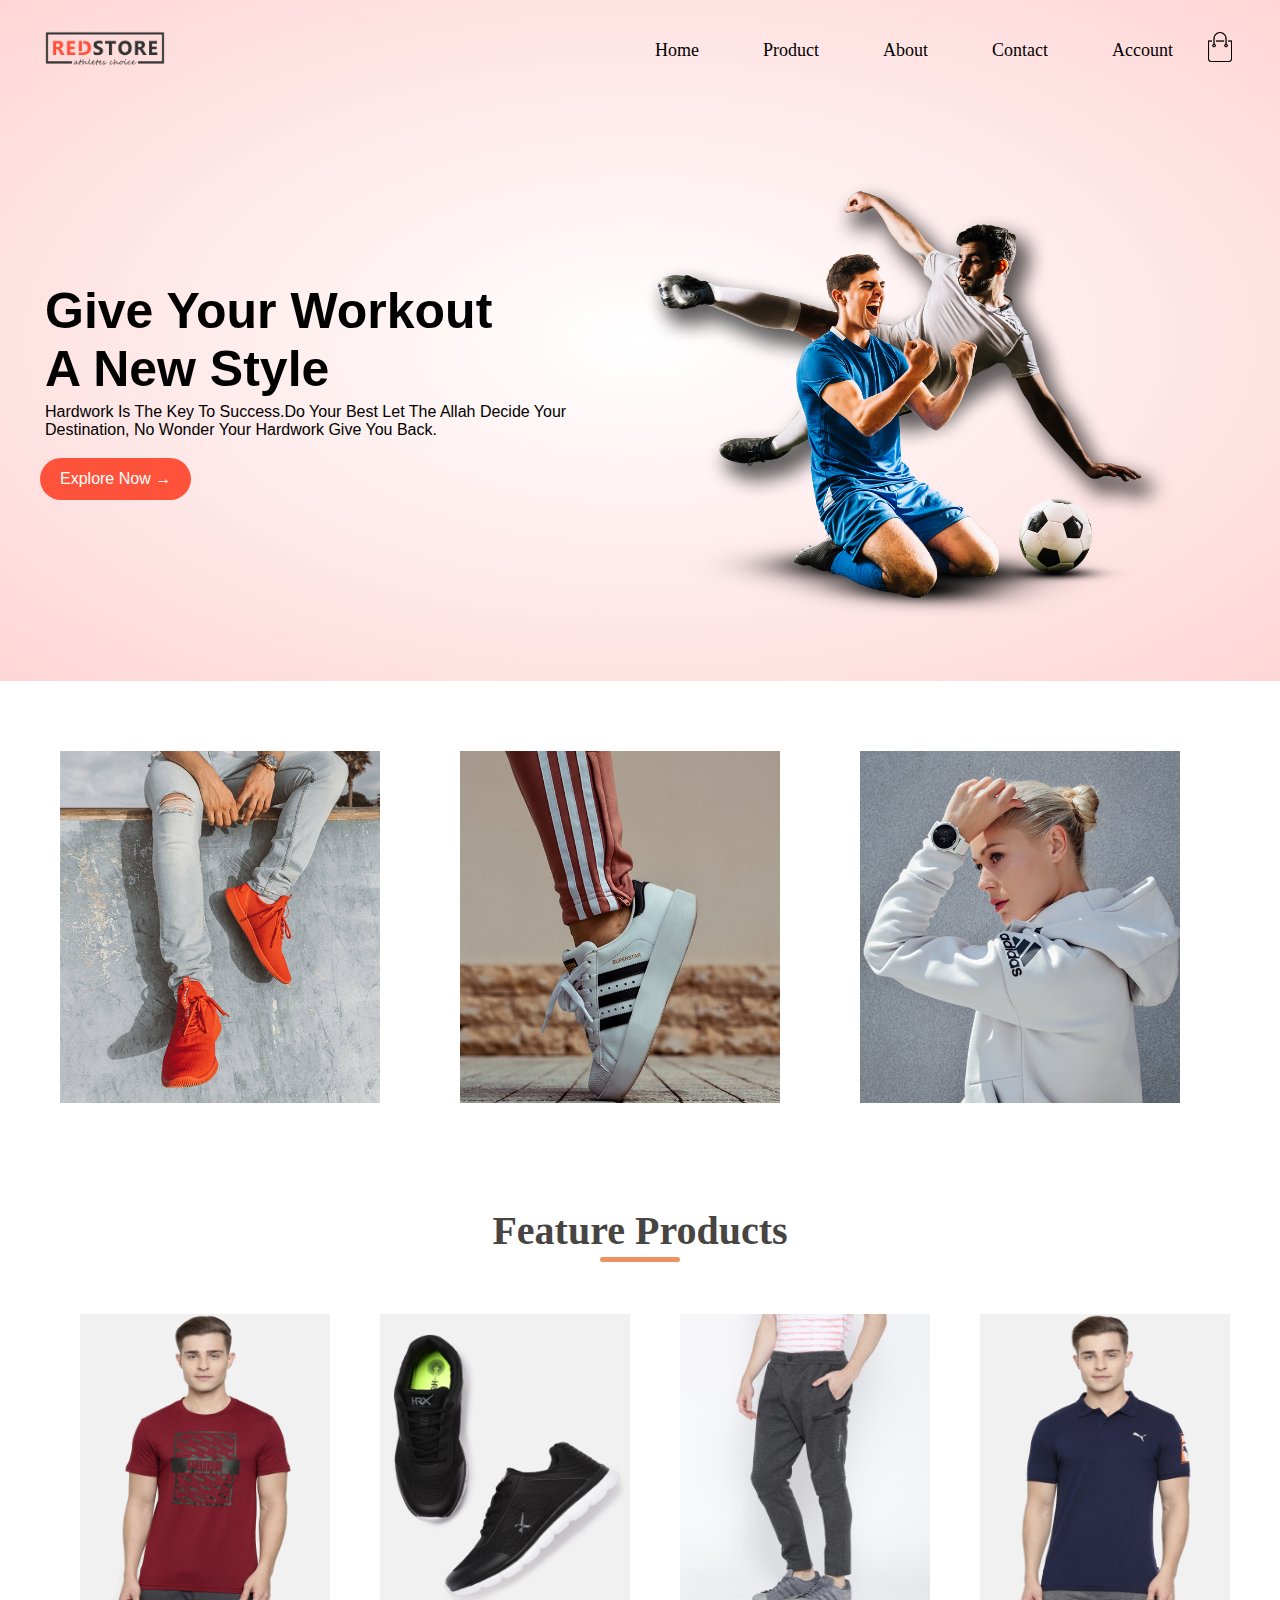
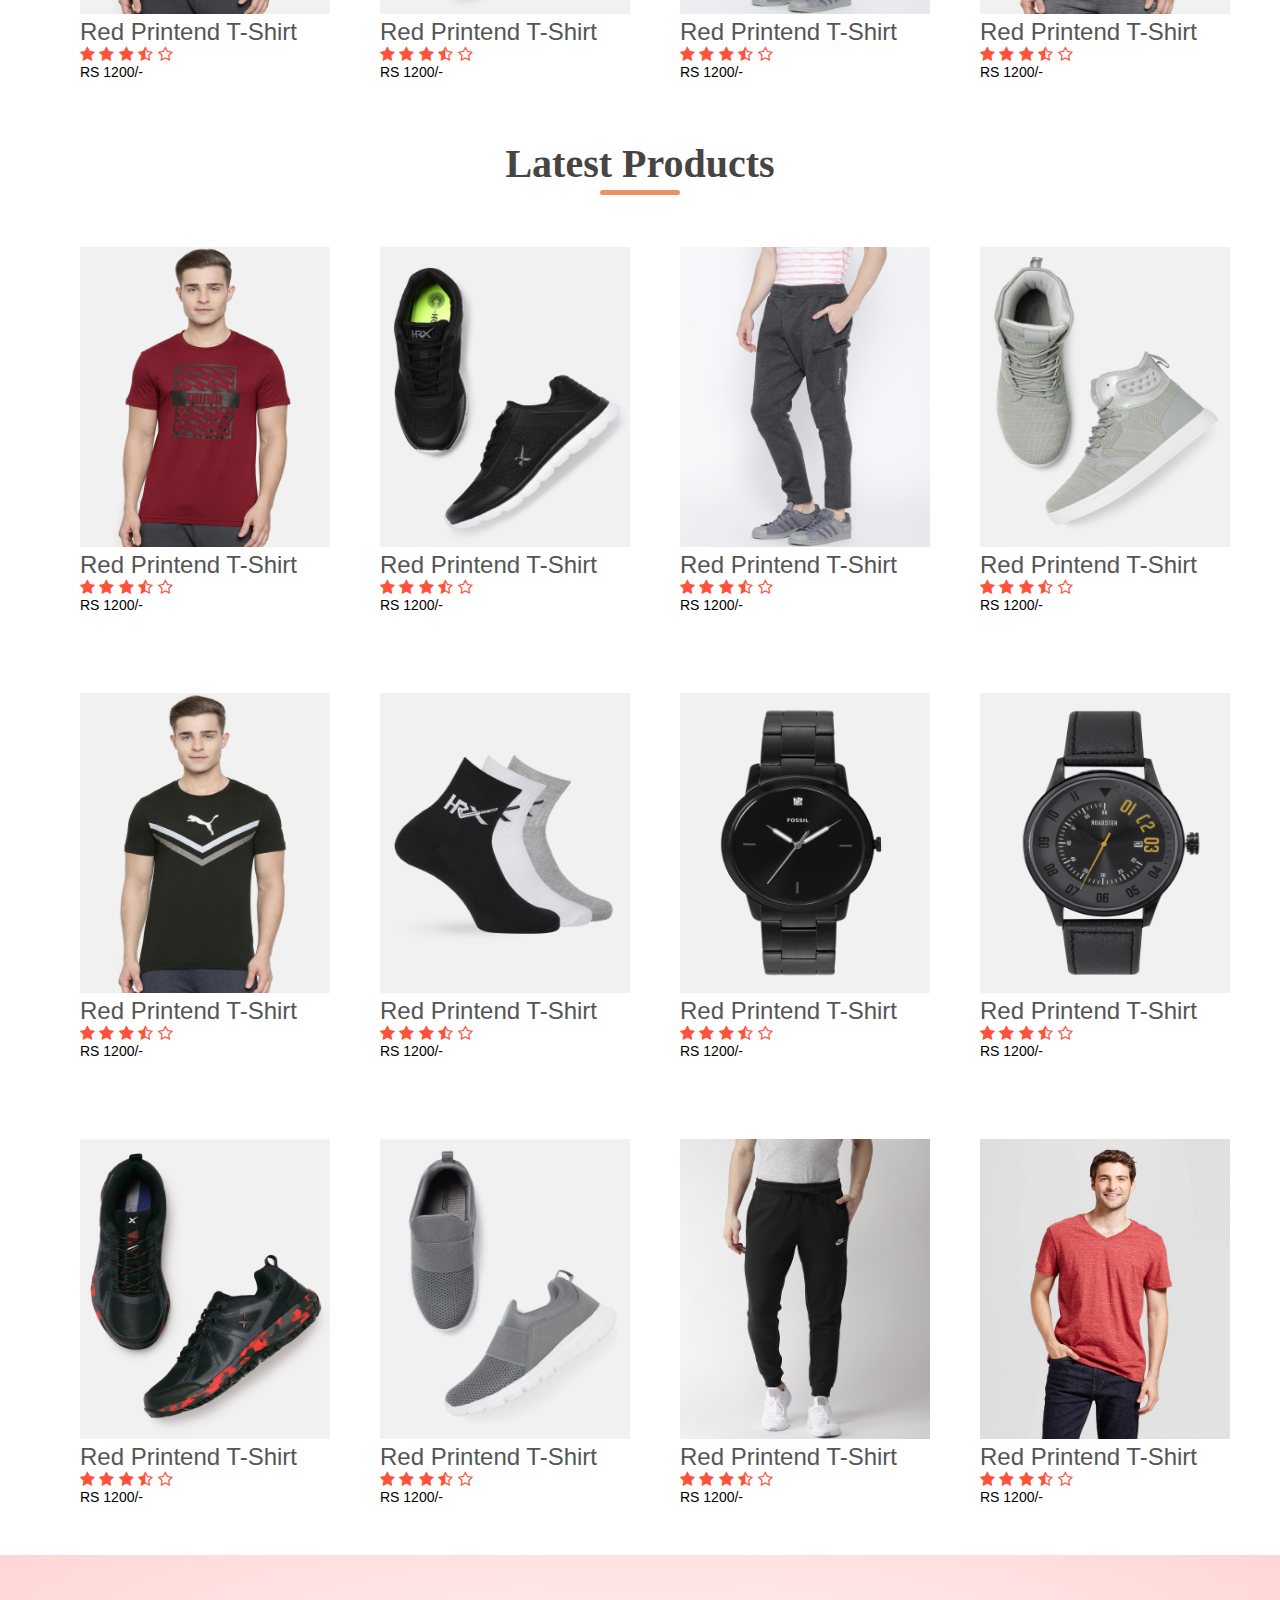
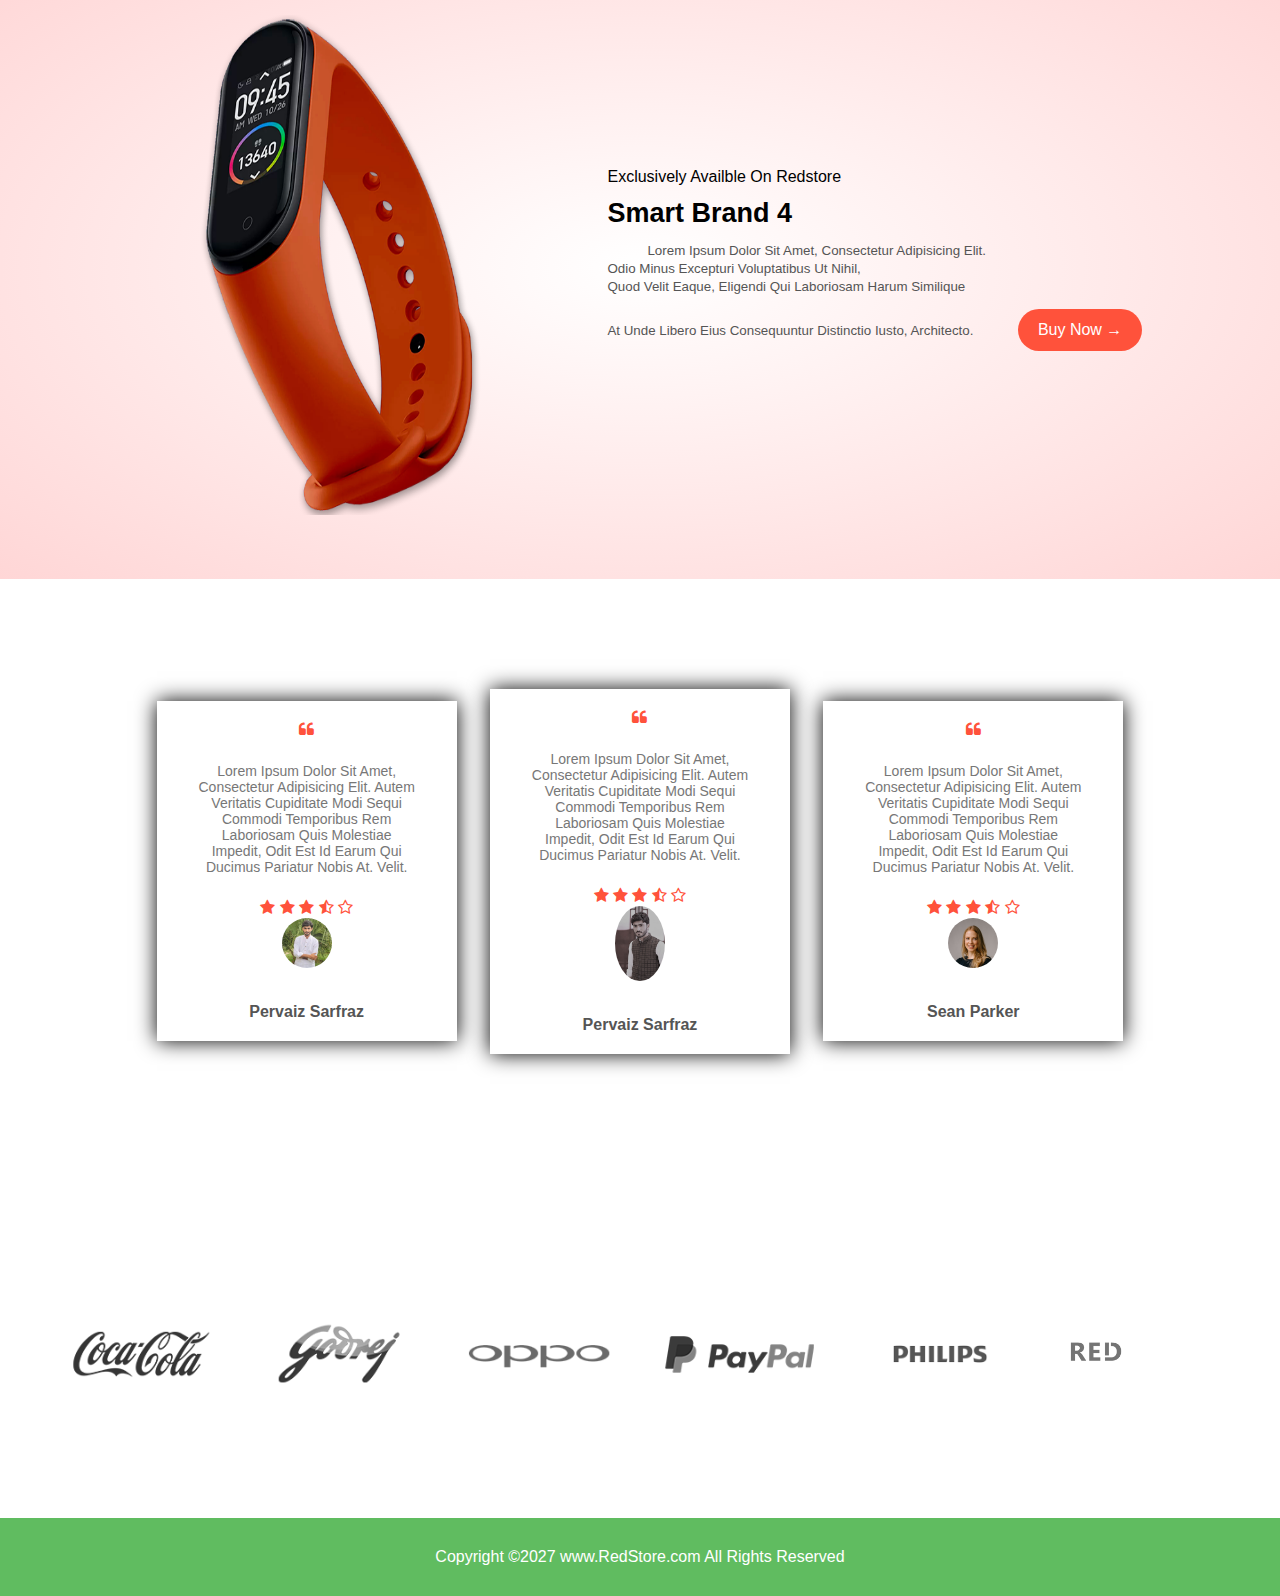
<file: E-commerce website/index.html>
<!DOCTYPE html>
<html lang="en">

<head>
    <meta charset="UTF-8">
    <meta name="viewport" content="width=device-width,intial -scale=1.0">
    <title>RedStore|Ecommerce website</title>
    <link rel="stylesheet" href="style.css">
    <link rel="stylesheet" href="https://stackpath.bootstrapcdn.com/font-awesome/4.7.0/css/font-awesome.min.css">
    <link rel="stylesheet" href="phone.css">
</head>
<body>
    <div class="header">
        <header>
            <div class="navbar h-resp-nav">
                <div class="logo v-resp-nav">
                    <img src="logo.png" style="width: 120px; cursor: pointer;">
                </div>
                <nav>
                    <ul class="nav-list v-resp-nav">
                        <li><a href="#">Home</a></li>
                        <li><a href="product.html">Product</a></li>
                        <li><a href="#">About</a></li>
                        <li><a href="#">Contact</a></li>
                        <li><a href="accont.html">Account</a></li>
                        <img src="cart.png" width="30px;" height="30px;">
                    </ul>
                    <div class="burger">
                        <div class="line"></div>
                        <div class="line"></div>
                        <div class="line"></div>
                    </div>
                </nav>
            </div>
        </header>
         <a href="#" class="gotopbtn">
     <i class="fa fa-arrow-up"></i>
</a>
        <div class="row">
            <div class="colo-2">
                <h1>Give your workout <br>a new style </h1>
                <p>hardwork is the key to success.do your best let the allah decide your destination, No wonder your hardwork give you back.</p>
                <a href="" class="btn">explore now &#8594;</a>
            </div>
            <div class="colo-2">
                <img src="image1.png" alt="">
            </div>
        </div>
    </div>
    <div class="catagories">
        <div class="row">
            <div class="col-3">
                <img src="category-1.jpg">
            </div>
            <div class="col-3">
                <img src="category-2.jpg">
            </div>
            <div class="col-3">
                <img src="category-3.jpg">
            </div>
        </div>
    </div>
    <div class="products">
        <h4 class="title">feature products</h4>
        <div class="row">
            <div class="col-4">
                <img src="product-1.jpg">
                <h2>Red printend t-shirt</h2>
                <div class="rating">
                    <i class="fa fa-star"></i>
                    <i class="fa fa-star"></i>
                    <i class="fa fa-star"></i>
                    <i class="fa fa-star-half-o"></i>
                    <i class="fa fa-star-o"></i>
                </div>
                <p>RS 1200/-</p>
            </div>
            <div class="col-4">
                <img src="product-2.jpg">
                <h2>Red printend t-shirt</h2>
                <div class="rating">
                    <i class="fa fa-star"></i>
                    <i class="fa fa-star"></i>
                    <i class="fa fa-star"></i>
                    <i class="fa fa-star-half-o"></i>
                    <i class="fa fa-star-o"></i>
                </div>
                <p>RS 1200/-</p>
            </div>
            <div class="col-4">
                <img src="product-3.jpg">
                <h2>Red printend t-shirt</h2>
                <div class="rating">
                    <i class="fa fa-star"></i>
                    <i class="fa fa-star"></i>
                    <i class="fa fa-star"></i>
                    <i class="fa fa-star-half-o"></i>
                    <i class="fa fa-star-o"></i>
                </div>
                <p>RS 1200/-</p>
            </div>
            <div class="col-4">
                <img src="product-4.jpg">
                <h2>Red printend t-shirt</h2>
                <div class="rating">
                    <i class="fa fa-star"></i>
                    <i class="fa fa-star"></i>
                    <i class="fa fa-star"></i>
                    <i class="fa fa-star-half-o"></i>
                    <i class="fa fa-star-o"></i>
                </div>
                <p>RS 1200/-</p>
            </div>

        </div>
    </div>
    <h4 class="title">Latest products</h4>
    <div class="row">
        <div class="col-4">
            <img src="product-1.jpg">
            <h2>Red printend t-shirt</h2>
            <div class="rating">
                <i class="fa fa-star"></i>
                <i class="fa fa-star"></i>
                <i class="fa fa-star"></i>
                <i class="fa fa-star-half-o"></i>
                <i class="fa fa-star-o"></i>
            </div>
            <p>RS 1200/-</p>
        </div>
        <div class="col-4">
            <img src="product-2.jpg">
            <h2>Red printend t-shirt</h2>
            <div class="rating">
                <i class="fa fa-star"></i>
                <i class="fa fa-star"></i>
                <i class="fa fa-star"></i>
                <i class="fa fa-star-half-o"></i>
                <i class="fa fa-star-o"></i>
            </div>
            <p>RS 1200/-</p>
        </div>
        <div class="col-4">
            <img src="product-3.jpg">
            <h2>Red printend t-shirt</h2>
            <div class="rating">
                <i class="fa fa-star"></i>
                <i class="fa fa-star"></i>
                <i class="fa fa-star"></i>
                <i class="fa fa-star-half-o"></i>
                <i class="fa fa-star-o"></i>
            </div>
            <p>RS 1200/-</p>
        </div>
        <div class="col-4">
            <img src="product-5.jpg">
            <h2>Red printend t-shirt</h2>
            <div class="rating">
                <i class="fa fa-star"></i>
                <i class="fa fa-star"></i>
                <i class="fa fa-star"></i>
                <i class="fa fa-star-half-o"></i>
                <i class="fa fa-star-o"></i>
            </div>
            <p>RS 1200/-</p>
        </div>
        <div class="col-4">
            <img src="product-6.jpg">
            <h2>Red printend t-shirt</h2>
            <div class="rating">
                <i class="fa fa-star"></i>
                <i class="fa fa-star"></i>
                <i class="fa fa-star"></i>
                <i class="fa fa-star-half-o"></i>
                <i class="fa fa-star-o"></i>
            </div>
            <p>RS 1200/-</p>
        </div>
        <div class="col-4">
            <img src="product-7.jpg">
            <h2>Red printend t-shirt</h2>
            <div class="rating">
                <i class="fa fa-star"></i>
                <i class="fa fa-star"></i>
                <i class="fa fa-star"></i>
                <i class="fa fa-star-half-o"></i>
                <i class="fa fa-star-o"></i>
            </div>
            <p>RS 1200/-</p>
        </div>
        <div class="col-4">
            <img src="product-8.jpg">
            <h2>Red printend t-shirt</h2>
            <div class="rating">
                <i class="fa fa-star"></i>
                <i class="fa fa-star"></i>
                <i class="fa fa-star"></i>
                <i class="fa fa-star-half-o"></i>
                <i class="fa fa-star-o"></i>
            </div>
            <p>RS 1200/-</p>
        </div>
        <div class="col-4">
            <img src="product-9.jpg">
            <h2>Red printend t-shirt</h2>
            <div class="rating">
                <i class="fa fa-star"></i>
                <i class="fa fa-star"></i>
                <i class="fa fa-star"></i>
                <i class="fa fa-star-half-o"></i>
                <i class="fa fa-star-o"></i>
            </div>
            <p>RS 1200/-</p>
        </div>
        <div class="col-4">
            <img src="product-10.jpg">
            <h2>Red printend t-shirt</h2>
            <div class="rating">
                <i class="fa fa-star"></i>
                <i class="fa fa-star"></i>
                <i class="fa fa-star"></i>
                <i class="fa fa-star-half-o"></i>
                <i class="fa fa-star-o"></i>
            </div>
            <p>RS 1200/-</p>
        </div>
        <div class="col-4">
            <img src="product-11.jpg">
            <h2>Red printend t-shirt</h2>
            <div class="rating">
                <i class="fa fa-star"></i>
                <i class="fa fa-star"></i>
                <i class="fa fa-star"></i>
                <i class="fa fa-star-half-o"></i>
                <i class="fa fa-star-o"></i>
            </div>
            <p>RS 1200/-</p>
        </div>
        <div class="col-4">
            <img src="product-12.jpg">
            <h2>Red printend t-shirt</h2>
            <div class="rating">
                <i class="fa fa-star"></i>
                <i class="fa fa-star"></i>
                <i class="fa fa-star"></i>
                <i class="fa fa-star-half-o"></i>
                <i class="fa fa-star-o"></i>
            </div>
            <p>RS 1200/-</p>
        </div>
        <div class="col-4">
            <img src="Mens-Standard-Fit-Heathered-Short-Sleeve-V-Neck-T-Shirt01-600x764.jpg">
            <h2>Red printend t-shirt</h2>
            <div class="rating">
                <i class="fa fa-star"></i>
                <i class="fa fa-star"></i>
                <i class="fa fa-star"></i>
                <i class="fa fa-star-half-o"></i>
                <i class="fa fa-star-o"></i>
            </div>
            <p>RS 1200/-</p>
        </div>
    </div>
    <div class="offer">
        <div class="sm-container">
            <div class="row">
                <div class="col-2s">
                    <img src="exclusive.png" class="offer-img">
                </div>
                <div class="col-2s">
                    <p>exclusively availble on redstore</p>
                    <h1>smart brand 4</h1>
                    <small>Lorem ipsum dolor sit amet, consectetur adipisicing elit. <br>Odio minus excepturi voluptatibus ut nihil,<br> quod velit eaque, eligendi qui laboriosam harum similique <br>at unde libero eius consequuntur distinctio iusto, architecto.</small>
                    <a href="" class="btn">Buy Now &#8594;</a>
                </div>
            </div>
        </div>
    </div>
    <!--    testnomial    ..................................................................-->
    <div class="testnomial">
        <div class="row">
            <div class="col-3">
                <i class="fa fa-quote-left"></i>
                <p>Lorem ipsum dolor sit amet, consectetur adipisicing elit. Autem veritatis cupiditate modi sequi commodi temporibus rem laboriosam quis molestiae impedit, odit est id earum qui ducimus pariatur nobis at. Velit.</p>
                <div class="rating">
                    <i class="fa fa-star"></i>
                    <i class="fa fa-star"></i>
                    <i class="fa fa-star"></i>
                    <i class="fa fa-star-half-o"></i>
                    <i class="fa fa-star-o"></i>
                </div>
                <img src="p-1.jpg">
                <h1> Pervaiz Sarfraz</h1>
            </div>
            <div class="col-3">
                <i class="fa fa-quote-left"></i>
                <p>Lorem ipsum dolor sit amet, consectetur adipisicing elit. Autem veritatis cupiditate modi sequi commodi temporibus rem laboriosam quis molestiae impedit, odit est id earum qui ducimus pariatur nobis at. Velit.</p>
                <div class="rating">
                    <i class="fa fa-star"></i>
                    <i class="fa fa-star"></i>
                    <i class="fa fa-star"></i>
                    <i class="fa fa-star-half-o"></i>
                    <i class="fa fa-star-o"></i>
                </div>
                <img src="p-2%20(2).jpg">
                <h1> Pervaiz Sarfraz</h1>
            </div>
            <div class="col-3">
                <i class="fa fa-quote-left"></i>
                <p>Lorem ipsum dolor sit amet, consectetur adipisicing elit. Autem veritatis cupiditate modi sequi commodi temporibus rem laboriosam quis molestiae impedit, odit est id earum qui ducimus pariatur nobis at. Velit.</p>
                <div class="rating">
                    <i class="fa fa-star"></i>
                    <i class="fa fa-star"></i>
                    <i class="fa fa-star"></i>
                    <i class="fa fa-star-half-o"></i>
                    <i class="fa fa-star-o"></i>
                </div>
                <img src="user-1.png">
                <h1>sean parker</h1>
            </div>

        </div>
    </div>
    <!--        ''''''''''''''''''''''''''''''''''''''''''-->
    <div class="brands">
        <div class="row">
            <div class="col-5">
                <img src="logo-coca-cola.png">
            </div>
            <div class="col-5">
                <img src="logo-godrej.png">
            </div>
            <div class="col-5">
                <img src="logo-oppo.png">
            </div>
            <div class="col-5">
                <img src="logo-paypal.png">
            </div>
            <div class="col-5">
                <img src="logo-philips.png">
            </div> <div class="col-5">
     <img src="logo-white.png">
 </div>
        </div>
    </div>
   <footer class="background">
        <p class="text-footer">Copyright &copy;2027 www.RedStore.com All Rights Reserved</p>
    </footer>
    <script src="responsive.js"></script>
</body>

</html>
</file>
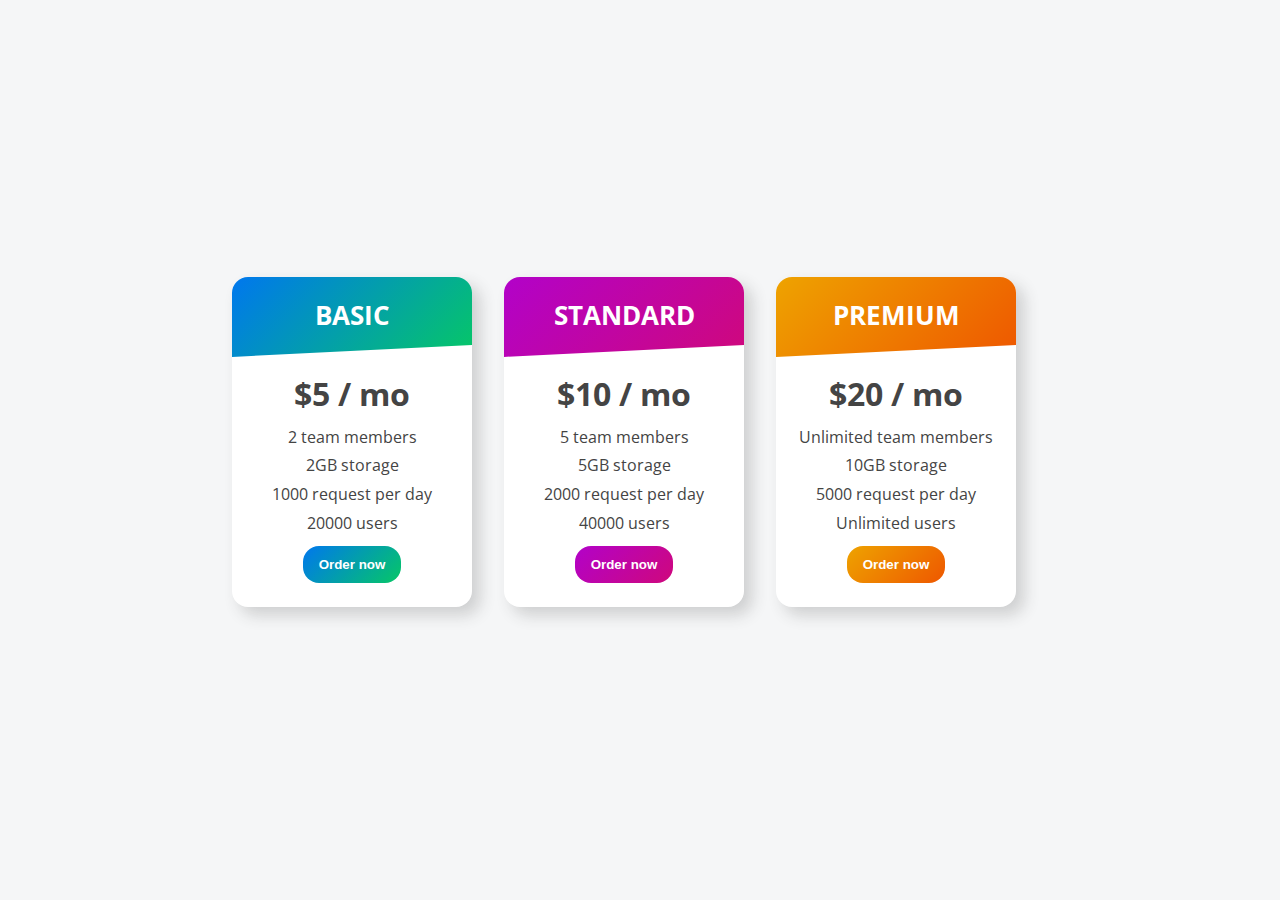
<file: Pricing-card-table-master/index.html>
<!DOCTYPE html>
<html lang="en">
  <head>
    <meta charset="UTF-8" />
    <meta name="viewport" content="width=device-width, initial-scale=1.0" />
    <link rel="stylesheet" href="style.css" />
    <title>Pricing Cards</title>
  </head>
  <body>
    <main>
      <div class="card-basic">
        <div class="card-header header-basic">
          <h1>Basic</h1>
        </div>
        <div class="card-body">
          <p>
            <h2>$5 / mo</h2>
          </p>
          <div class="card-element-hidden-basic">
            <ul class="card-element-container">
              <li class="card-element">2 team members</li>
              <li class="card-element">2GB storage</li>
              <li class="card-element">1000 request per day</li>
              <li class="card-element">20000 users</li>
            </ul>
            <button class="btn btn-basic">Order now</button>
          </div>
        </div>
      </div>
  
      <div class="card-standard">
        <div class="card-header header-standard">
          <h1>Standard</h1>
        </div>
        <div class="card-body">
          <p>
            <h2>$10 / mo</h2>
          </p>
          <div class="card-element-hidden-standard">
            <ul class="card-element-container">
              <li class="card-element">5 team members</li>
              <li class="card-element">5GB storage</li>
              <li class="card-element">2000 request per day</li>
              <li class="card-element">40000 users</li>
            </ul>
            <button class="btn btn-standard">Order now</button>
          </div>
        </div>
      </div>


      <div class="card-premium">
        <div class="card-header header-premium">
          <h1>Premium</h1>
        </div>
        <div class="card-body">
          <p>
            <h2>$20 / mo</h2>
          </p>
          <div class="card-element-hidden-premium">
            <ul class="card-element-container">
              <li class="card-element">Unlimited team members</li>
              <li class="card-element">10GB storage</li>
              <li class="card-element">5000 request per day</li>
              <li class="card-element">Unlimited users</li>
            </ul>
            <button class="btn btn-premium">Order now</button>
          </div>
      </div>
      </div>
    
    
    </main>
  </body>
</html>
</file>
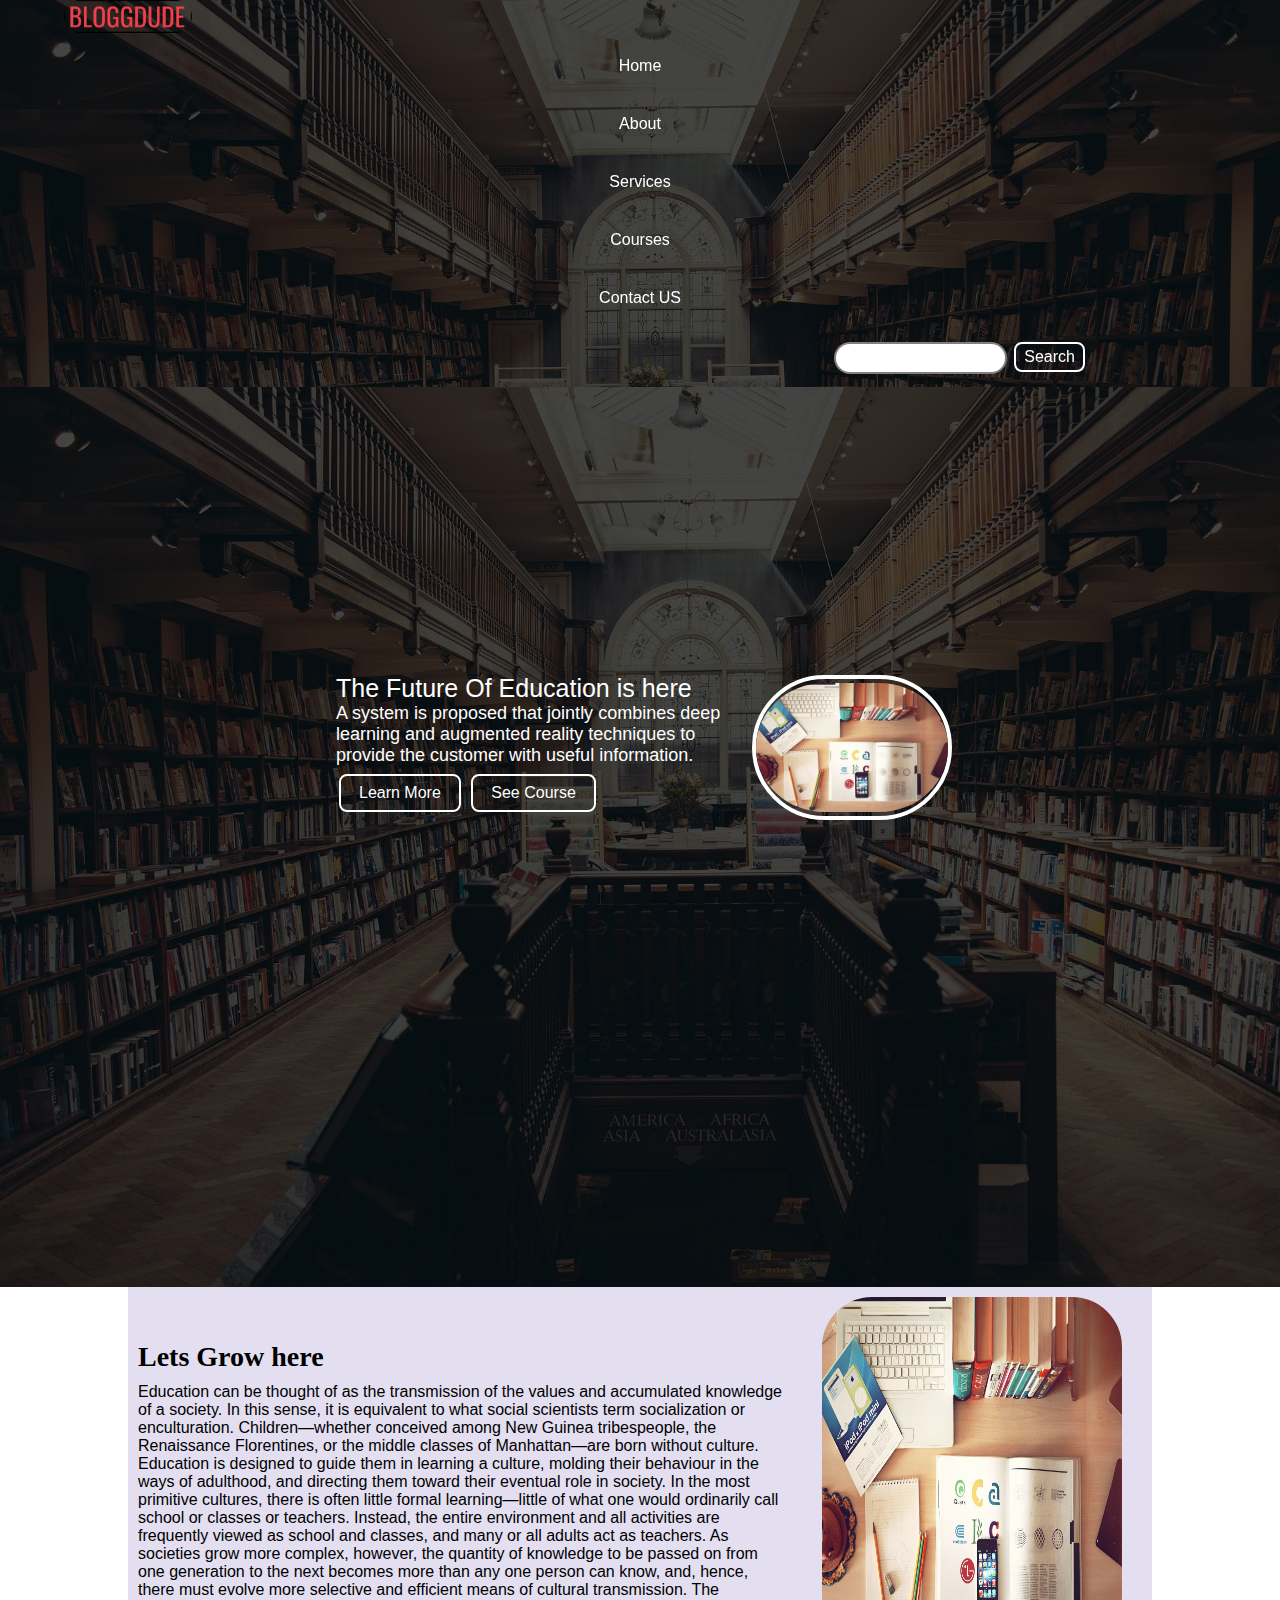
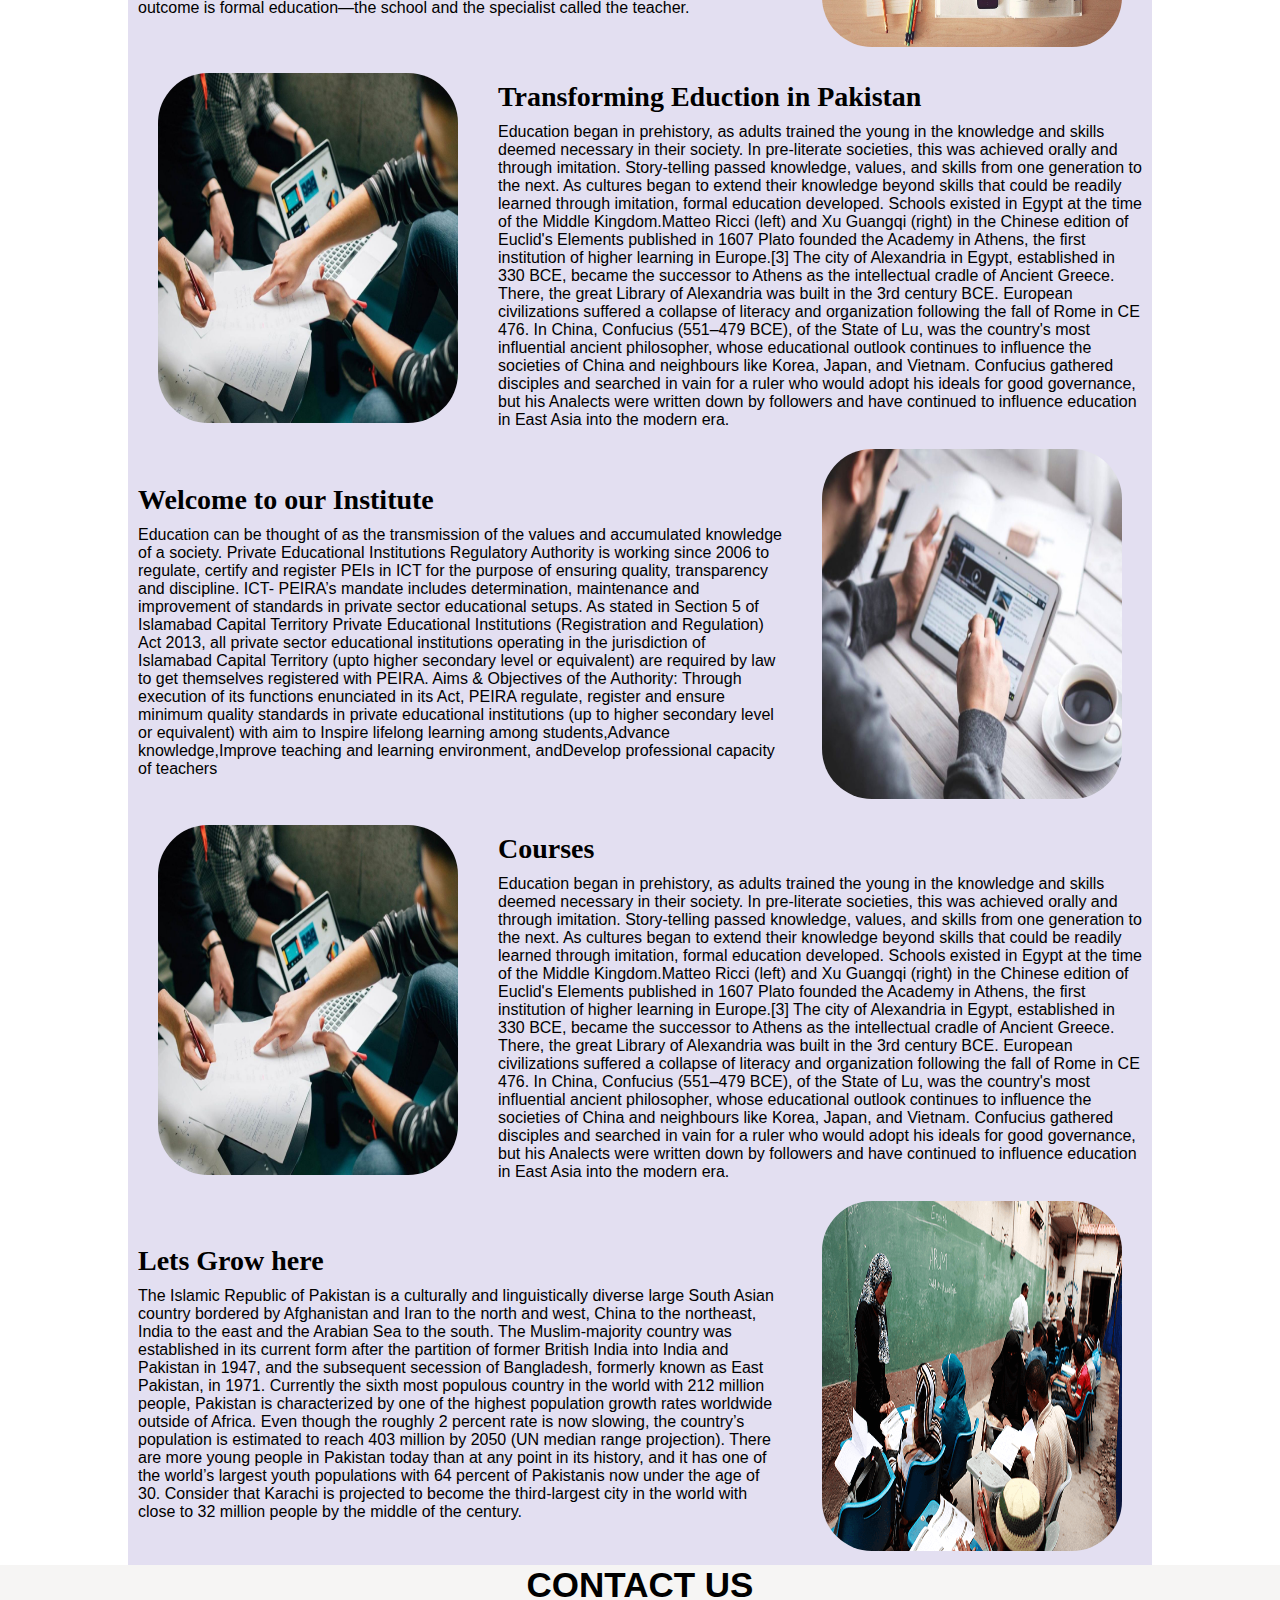
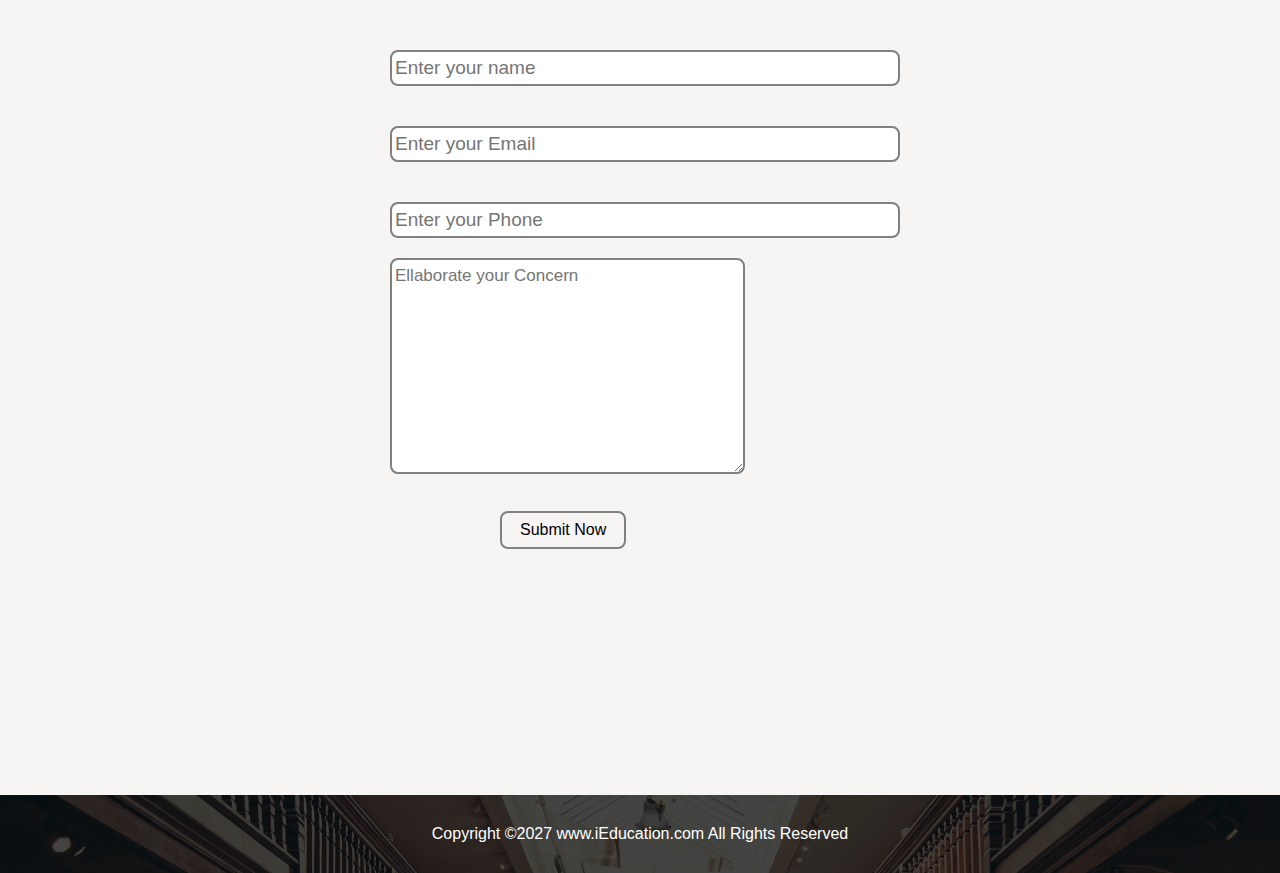
<file: Project 10/index.html>
<!DOCTYPE html>
<html lang="en">

<head>
    <meta charset="UTF-8">
    <title>Transforming Education System</title>
    <link rel="stylesheet" href="style.css">
    <link rel="stylesheet" href="phone.css">
</head>

<body>
    <nav class="navbar background h-nav-rsp ">
   <div class="toggle"></div>
        <ul class="nav-list v-nav-rsp">
            <div class="logo"><img src="LogoMakr_1cH2UERe.png" alt="logo"></div>
            <li><a href="#">Home</a></li>
            <li><a href="#About">About</a></li>
            <li><a href="#Services">Services</a></li>
             <li><a href="#courses">Courses</a></li>
            <li><a href="#contact">Contact US</a></li>
            
        </ul>
        <div class="rightnav v-nav-rsp">
            <input type="text" name="Search" id="search">
            <button class="btn btn-sm">Search</button>
        </div>
        <div class="burger">
            <div class="line"></div>
            <div class="line"></div>
            <div class="line"></div>
        </div>
    </nav>
 

    <section class="background firstsection">
        <div class="main-box">
            <div class="firsthalf">
                <div class="small-text">
                    <p>The Future Of Education is here</p>
                </div>
                <div class="big-text">
                    <p>A system is proposed that jointly combines deep learning and augmented reality techniques to
                        provide the customer with useful information.</p>
                </div>
                <div class="buttons">
                    <button class="btn">Learn More</button>
                    <button class="btn">See Course</button>
                </div>
            </div>

            <div class="secondhalf">
                <img src="notebook-336634_1920.jpg" alt="Education future">
            </div>
        </div>
    </section>
    <section class="section">
        <div class="paras">
            <p class="sectionTag">Lets Grow here</p>
            <p class="sectionSubTag">Education can be thought of as the transmission of the values and accumulated knowledge of a society. In this sense, it is equivalent to what social scientists term socialization or enculturation. Children—whether conceived among New Guinea tribespeople, the Renaissance Florentines, or the middle classes of Manhattan—are born without culture. Education is designed to guide them in learning a culture, molding their behaviour in the ways of adulthood, and directing them toward their eventual role in society. In the most primitive cultures, there is often little formal learning—little of what one would ordinarily call school or classes or teachers. Instead, the entire environment and all activities are frequently viewed as school and classes, and many or all adults act as teachers. As societies grow more complex, however, the quantity of knowledge to be passed on from one generation to the next becomes more than any one person can know, and, hence, there must evolve more selective and efficient means of cultural transmission. The outcome is formal education—the school and the specialist called the teacher.</p>
        </div>
        <div class="thumbnail">
            <img src="notebook-336634_1920.jpg" alt="sideimage">
        </div>
    </section>

    <section class="section section-left" id="About">
        <div class="paras">
            <p class="sectionTag"> Transforming Eduction in Pakistan</p>
            <p class="sectionSubTag">Education began in prehistory, as adults trained the young in the knowledge and skills deemed necessary in their society. In pre-literate societies, this was achieved orally and through imitation. Story-telling passed knowledge, values, and skills from one generation to the next. As cultures began to extend their knowledge beyond skills that could be readily learned through imitation, formal education developed. Schools existed in Egypt at the time of the Middle Kingdom.Matteo Ricci (left) and Xu Guangqi (right) in the Chinese edition of Euclid's Elements published in 1607 Plato founded the Academy in Athens, the first institution of higher learning in Europe.[3] The city of Alexandria in Egypt, established in 330 BCE, became the successor to Athens as the intellectual cradle of Ancient Greece. There, the great Library of Alexandria was built in the 3rd century BCE. European civilizations suffered a collapse of literacy and organization following the fall of Rome in CE 476. In China, Confucius (551–479 BCE), of the State of Lu, was the country's most influential ancient philosopher, whose educational outlook continues to influence the societies of China and neighbours like Korea, Japan, and Vietnam. Confucius gathered disciples and searched in vain for a ruler who would adopt his ideals for good governance, but his Analects were written down by followers and have continued to influence education in East Asia into the modern era.</p>
        </div>
        <div class="thumbnail">
            <img src="case-study-gallery-3-1200x900.jpg" alt="sideimage">
        </div>
    </section>
    <section class="section">
        <div class="paras">
            <p class="sectionTag">Welcome to our Institute</p>
            <p class="sectionSubTag">Education can be thought of as the transmission of the values and accumulated knowledge of a society. Private Educational Institutions Regulatory Authority is working since 2006 to regulate, certify and register PEIs in ICT for the purpose of ensuring quality, transparency and discipline. ICT- PEIRA’s mandate includes determination, maintenance and improvement of standards in private sector educational setups. As stated in Section 5 of Islamabad Capital Territory Private Educational Institutions (Registration and Regulation) Act 2013, all private sector educational institutions operating in the jurisdiction of Islamabad Capital Territory (upto higher secondary level or equivalent) are required by law to get themselves registered with PEIRA. Aims & Objectives of the Authority: Through execution of its functions enunciated in its Act, PEIRA regulate, register and ensure minimum quality standards in private educational institutions (up to higher secondary level or equivalent) with aim to Inspire lifelong learning among students,Advance knowledge,Improve teaching and learning environment, andDevelop professional capacity of teachers</p>
        </div>
        <div class="thumbnail">
            <img src="blog-post-6-1200x900-1024x768.jpg" alt="sideimage">
        </div>
        
    </section>
 <section class="section section-left" id="About">
        <div class="paras">
            <p class="sectionTag" id="courses"> Courses</p>
            <p class="sectionSubTag">Education began in prehistory, as adults trained the young in the knowledge and skills deemed necessary in their society. In pre-literate societies, this was achieved orally and through imitation. Story-telling passed knowledge, values, and skills from one generation to the next. As cultures began to extend their knowledge beyond skills that could be readily learned through imitation, formal education developed. Schools existed in Egypt at the time of the Middle Kingdom.Matteo Ricci (left) and Xu Guangqi (right) in the Chinese edition of Euclid's Elements published in 1607 Plato founded the Academy in Athens, the first institution of higher learning in Europe.[3] The city of Alexandria in Egypt, established in 330 BCE, became the successor to Athens as the intellectual cradle of Ancient Greece. There, the great Library of Alexandria was built in the 3rd century BCE. European civilizations suffered a collapse of literacy and organization following the fall of Rome in CE 476. In China, Confucius (551–479 BCE), of the State of Lu, was the country's most influential ancient philosopher, whose educational outlook continues to influence the societies of China and neighbours like Korea, Japan, and Vietnam. Confucius gathered disciples and searched in vain for a ruler who would adopt his ideals for good governance, but his Analects were written down by followers and have continued to influence education in East Asia into the modern era.</p>
        </div>
        <div class="thumbnail">
            <img src="case-study-gallery-3-1200x900.jpg" alt="sideimage">
        </div>
    </section>
    <section class="section" id="Services">
        <div class="paras">
            <p class="sectionTag">Lets Grow here</p>
            <p class="sectionSubTag">The Islamic Republic of Pakistan is a culturally and linguistically diverse large South Asian country bordered by Afghanistan and Iran to the north and west, China to the northeast, India to the east and the Arabian Sea to the south. The Muslim-majority country was established in its current form after the partition of former British India into India and Pakistan in 1947, and the subsequent secession of Bangladesh, formerly known as East Pakistan, in 1971.
            Currently the sixth most populous country in the world with 212 million people, Pakistan is characterized by one of the highest population growth rates worldwide outside of Africa. Even though the roughly 2 percent rate is now slowing, the country’s population is estimated to reach 403 million by 2050 (UN median range projection). There are more young people in Pakistan today than at any point in its history, and it has one of the world’s largest youth populations with 64 percent of Pakistanis now under the age of 30. Consider that Karachi is projected to become the third-largest city in the world with close to 32 million people by the middle of the century.</p>
        </div>
        <div class="thumbnail">
            <img src="Pakistan_iStock-458701613-EDITORIAL_USE_ONLY_740x440.png" alt="sideimage">
        </div>
    </section>
    <section class="contact" id="contact">
        <h1 class="text-ad">CONTACT US </h1>
        <div class="form">
            <input type="text" class="name" id="name" placeholder="Enter your name">
            <input type="email" class="email" id="email" placeholder="Enter your Email">
            <input type="text" class="phone" id="phone" placeholder="Enter your Phone">
            <textarea name="text" id="text" cols="33" rows="10" placeholder="Ellaborate your Concern"></textarea>
        </div>
        <button class="btn btn-dark">Submit Now</button>
    </section>
    
    <a href="#" class="gotopbtn">
            <i class="fa fa-arrow-up"></i>
        </a>
    <footer class="background">
        <p class="text-footer">Copyright &copy;2027 www.iEducation.com All Rights Reserved</p>
    </footer>
    <script src="resp.js"></script>
    
    
    <script type="text/javascript">
        window.addEventListener('scroll', function() {
            var header = document.querySelector('header');
            header.classList.toggle('sticky', window.scrollY > 0);
        });
    </script>
</body>

</html>
</file>
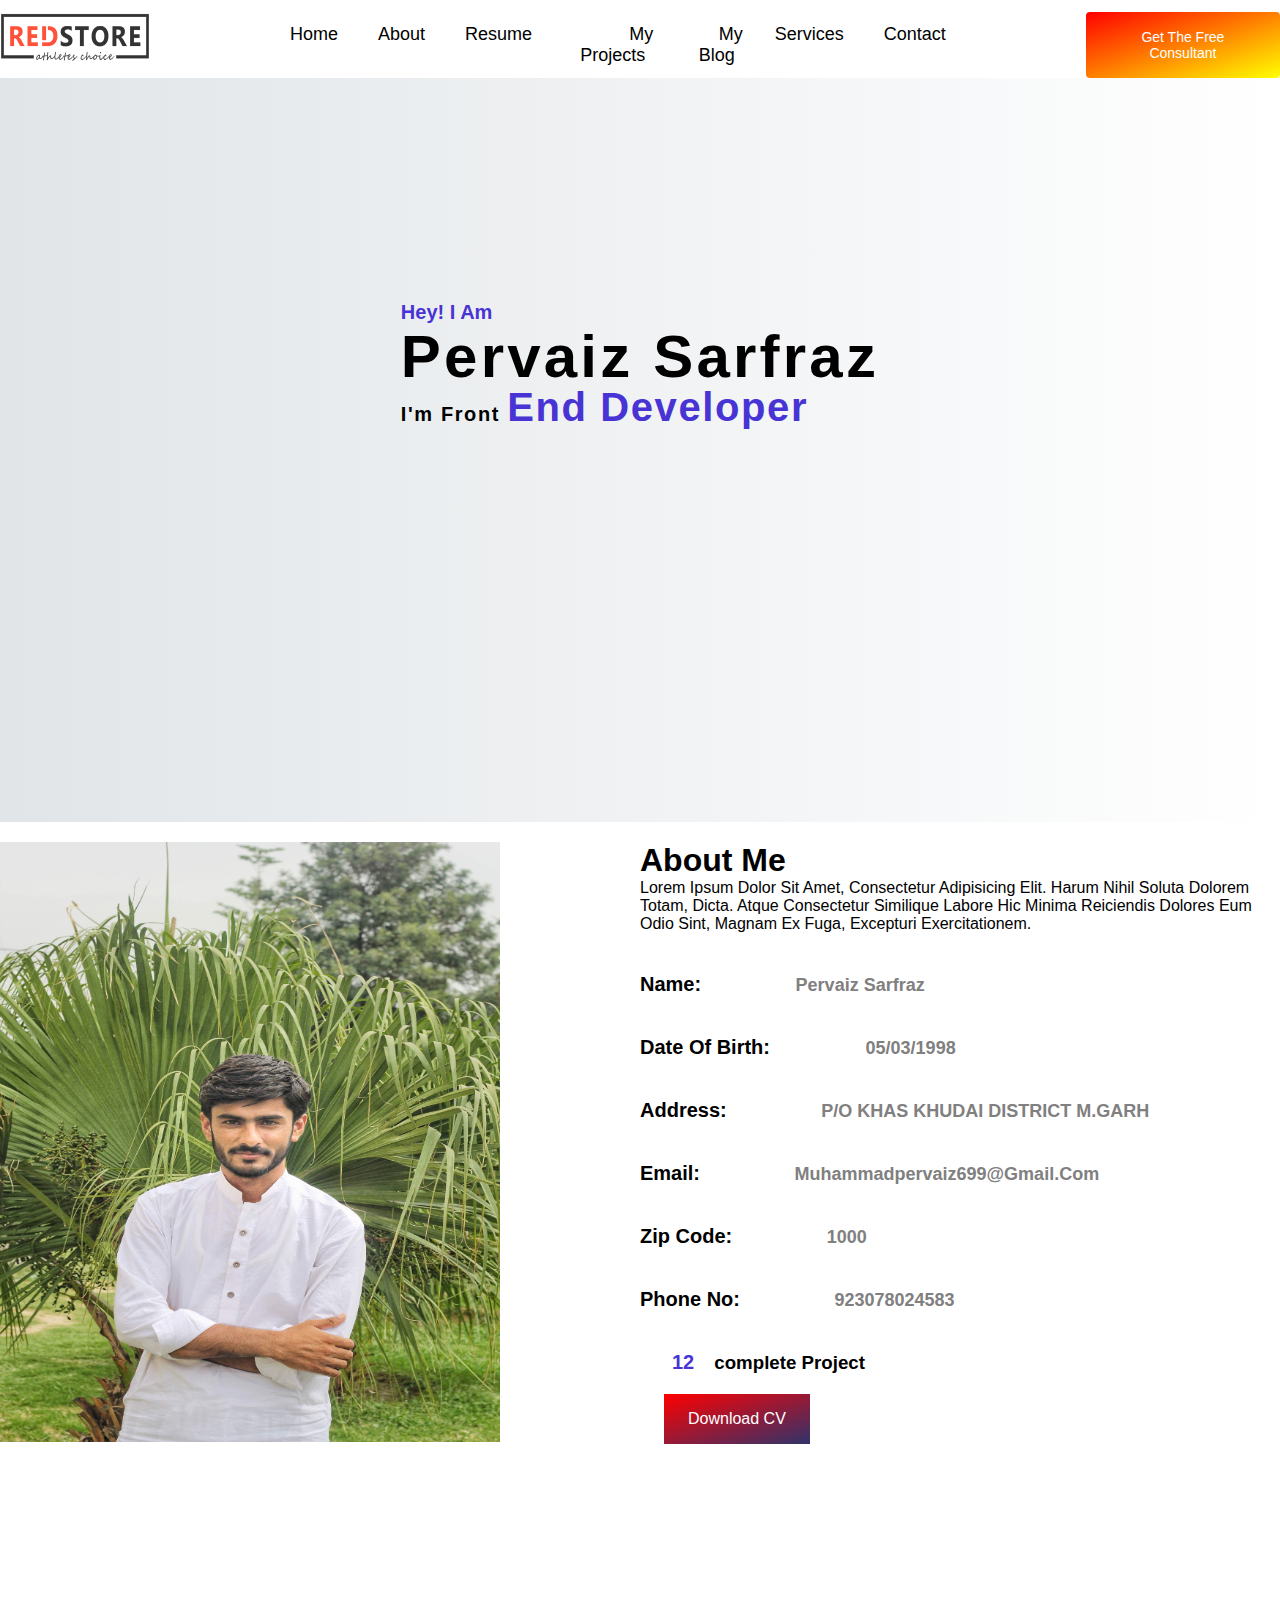
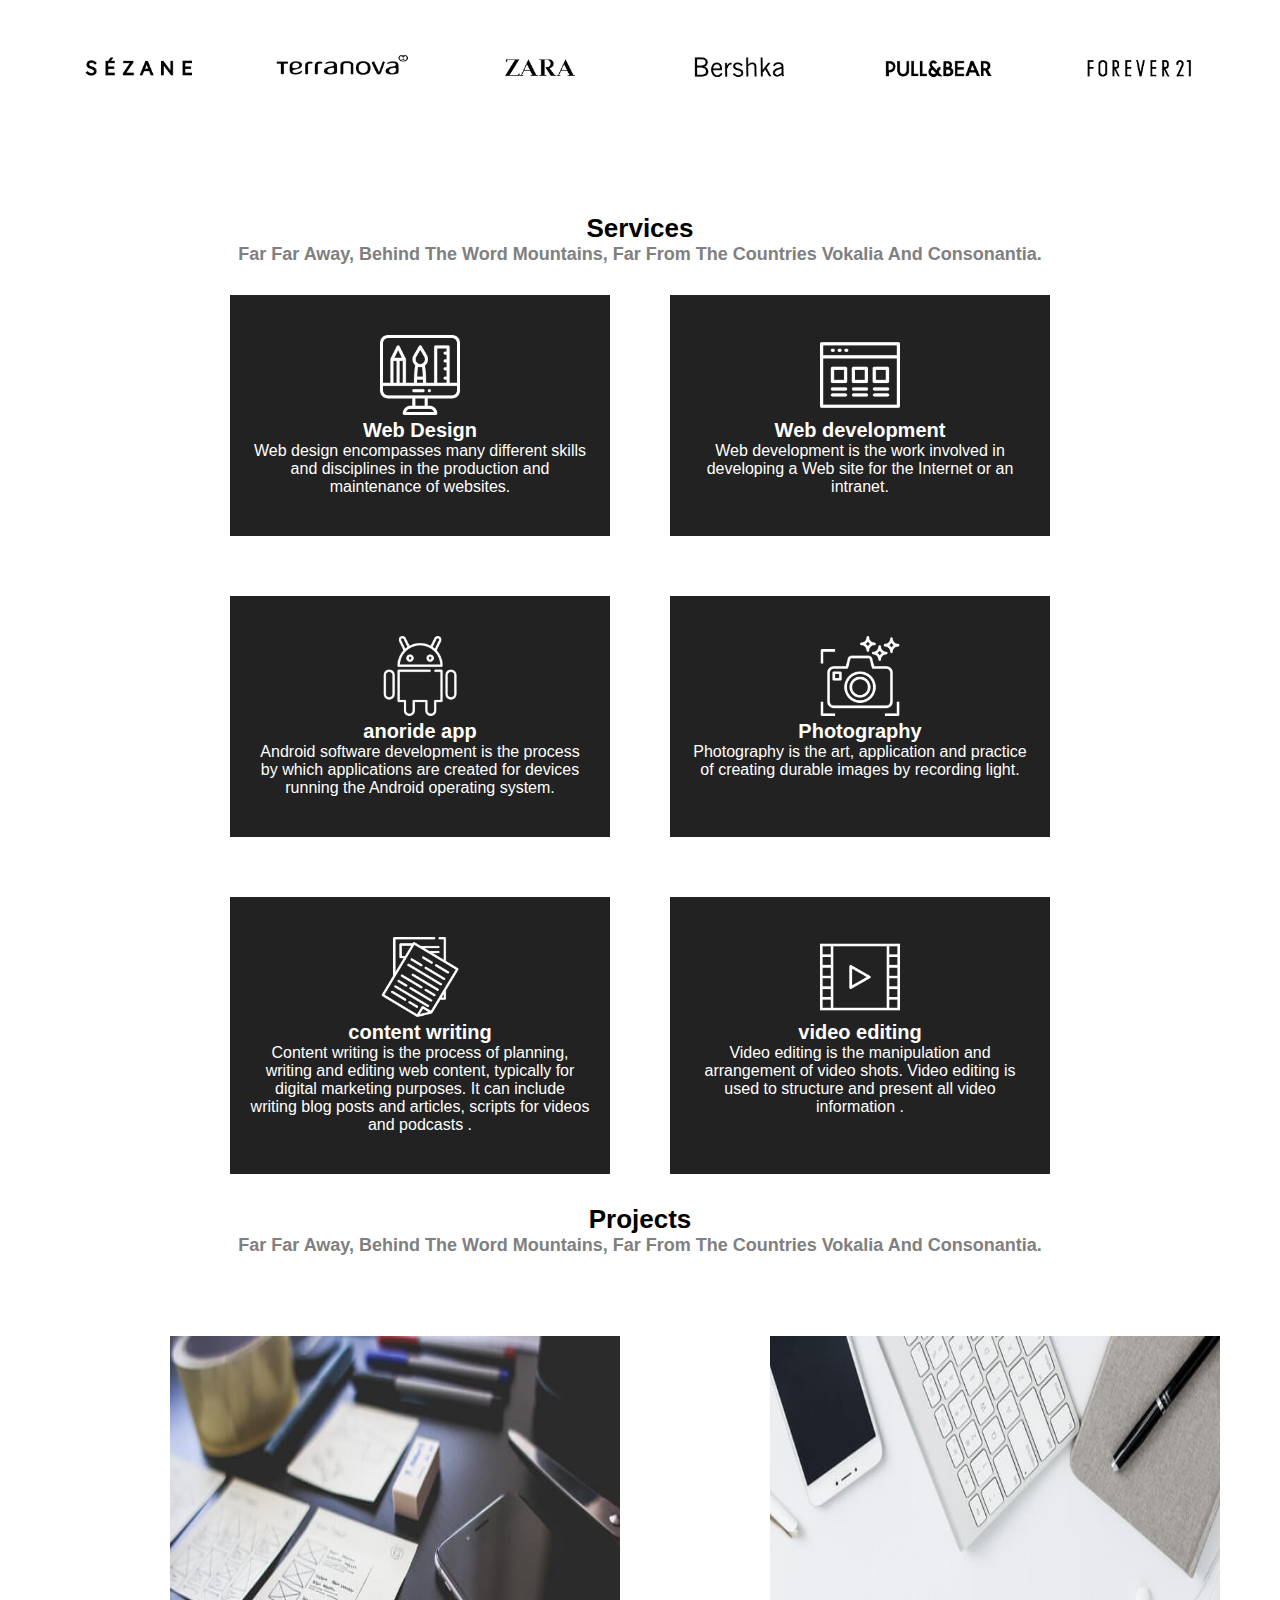
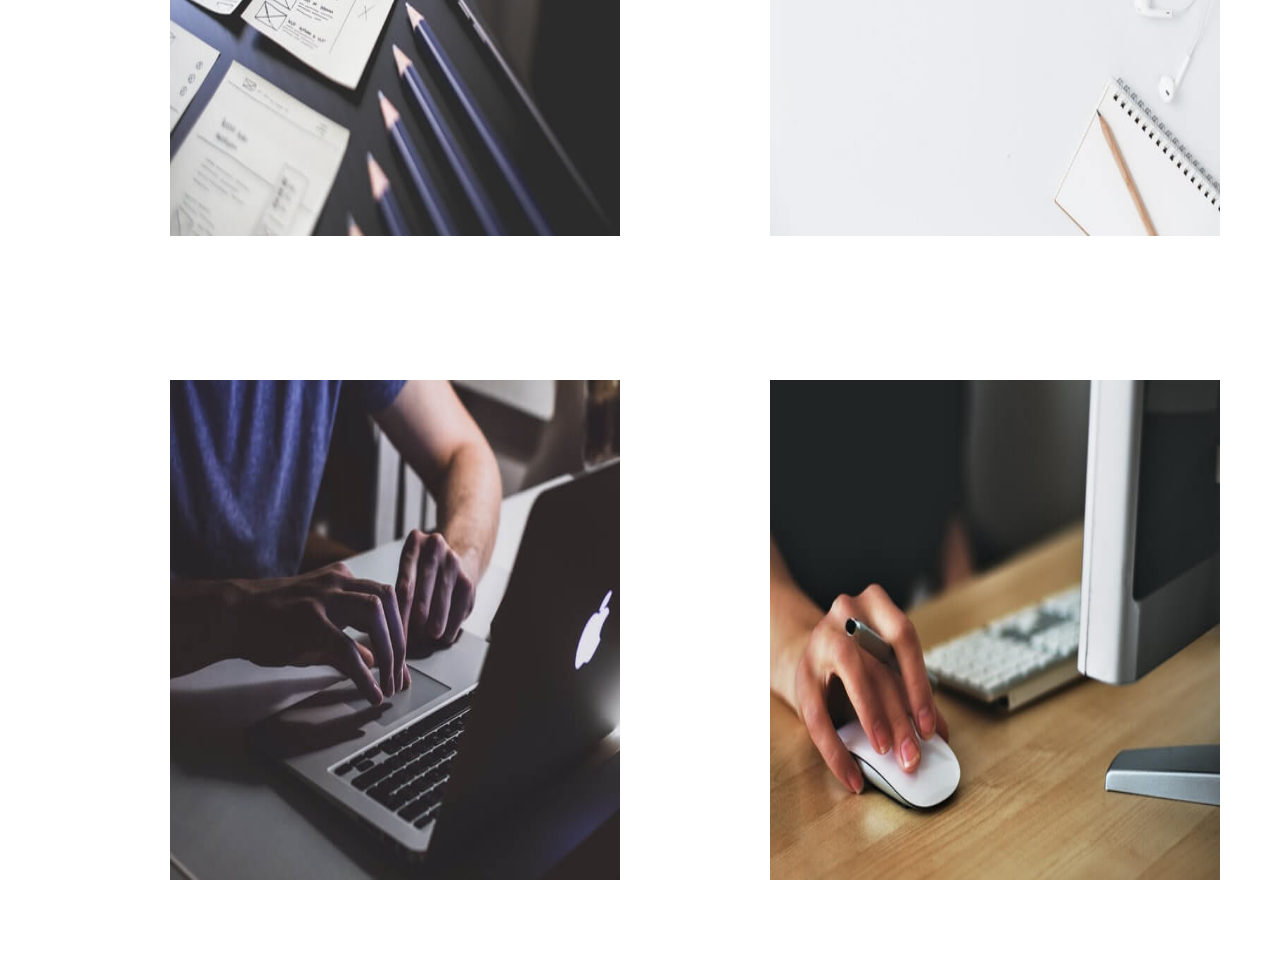
<file: Resume/index.html>
<!DOCTYPE html>
<html lang="en">

<head>
    <meta charset="UTF-8">
    <title>Resume</title>
    <link rel="stylesheet" href="style.css">
    <link href='https://fonts.googleapis.com/css?family=ABeeZee' rel='stylesheet'>
</head>

<body>
    <div class="banner">
        <header>
            <div class="logo">
                <img src="logo.png" alt="">
            </div>
            <div class="navbar">
                <ul class="nav-list">
                    <li><a href="#">Home</a></li>
                    <li><a href="#">about</a></li>
                    <li><a href="#">resume</a></li>
                    <li><a href="#">my projects</a></li>
                    <li><a href="#">my blog</a></li>
                    <li><a href="#">services</a></li>
                    <li><a href="#">contact</a></li>
                </ul>
            </div>
            <button class="btn btn-sm">
                Get the free consultant
            </button>
        </header>
        <section class="intro">
            <div class="introbx">
                <h1><span> Hey! i am </span></h1>
                <p>Pervaiz Sarfraz</p>
                <h2> i'm front <span>end developer </span></h2>
            </div>
        </section> 
    </div>
    <section class="about">
        <div class="aboutbx">
            <img src="3.jpeg">
        </div>
        <div class="aboutbx">
            <h1>about me</h1>
            <p>Lorem ipsum dolor sit amet, consectetur adipisicing elit. Harum nihil soluta dolorem totam, dicta. Atque consectetur similique labore hic minima reiciendis dolores eum odio sint, magnam ex fuga, excepturi exercitationem. </p>
            <div class="info">
                <li><span>Name:</span>
                    <span2>Pervaiz sarfraz</span2>
                </li>
                <li><span>date of birth: <span2>05/03/1998</span2></span></li>
                <li><span>address:</span>
                    <span2>P/O KHAS KHUDAI DISTRICT M.GARH</span2>
                </li>
                <li><span>Email:</span>
                    <span2>muhammadpervaiz699@gmail.com</span2>
                </li>
                <li><span>Zip code:</span>
                    <span2>1000</span2>
                </li>
                <li><span>phone no:</span>
                    <span2>923078024583</span2>
                </li>

                <div class="project">
                    <h3><span>12</span>complete project </h3>
                    <button class="btn btn-sn">download cV</button>
                </div>
            </div>
        </div>
    </section>
    <div class="brands">
        <div class="row">
            <div class="col-5">
                <img src="logo-1.png">
            </div>
            <div class="col-5">
                <img src="logo-2.png">
            </div>
            <div class="col-5">
                <img src="logo-3.png">
            </div>
            <div class="col-5">
                <img src="logo-4.png">
            </div>
            <div class="col-5">
                <img src="logo-5.png">
            </div>
            <div class="col-5">
                <img src="logo-6.png">
            </div>
        </div>
    </div>
    <div class="heading">
        <h1> Services </h1>
        <p>Far far away, behind the word mountains, far from the countries Vokalia and Consonantia.</p>
    </div>
    <div class="content">
        <div class="contentbx">
            <img src="icon1.png" alt="icons">
            <h1>Web Design</h1>
            <p>Web design encompasses many different skills and disciplines in the production and maintenance of websites. </p>
        </div>
        <div class="contentbx">
            <img src="icon2.png" alt="icons">
            <h1>Web development</h1>
            <p>Web development is the work involved in developing a Web site for the Internet or an intranet. </p>
        </div>

        <div class="contentbx">
            <img src="icon3.png" alt="icons">
            <h1>anoride app</h1>
            <p>Android software development is the process by which applications are created for devices running the Android operating system. </p>
        </div>
        <div class="contentbx">
            <img src="icon4.png" alt="icons">
            <h1>Photography</h1>
            <p>Photography is the art, application and practice of creating durable images by recording light. </p>
        </div>
        <div class="contentbx">
            <img src="icon5.png" alt="icons">
            <h1>content writing</h1>
            <p>Content writing is the process of planning, writing and editing web content, typically for digital marketing purposes. It can include writing blog posts and articles, scripts for videos and podcasts .</p>
        </div>
        <div class="contentbx">
            <img src="icon6.png" alt="icons">
            <h1>video editing</h1>
            <p>Video editing is the manipulation and arrangement of video shots. Video editing is used to structure and present all video information . </p>
        </div>
    </div>
    <!-- .................................................   ?\-->

    <div class="heading">
        <h1> Projects </h1>
        <p>Far far away, behind the word mountains, far from the countries Vokalia and Consonantia.</p>
    </div>
    <div class="row">
        <div class="col-4">
            <img src="work1.jpg" alt="icons">
        </div>
        <div class="col-4">
            <img src="work2.jpg" alt="icons">
        </div>
        <div class="col-4">
            <img src="work3.jpg" alt="icons">
        </div>
        <div class="col-4">
            <img src="work5.jpg" alt="icons">
        </div>

    </div>
    <a href="#" class="gotopbtn">
        <i class="fa fa-arrow-up"></i>
    </a>
</body>

</html>
</file>
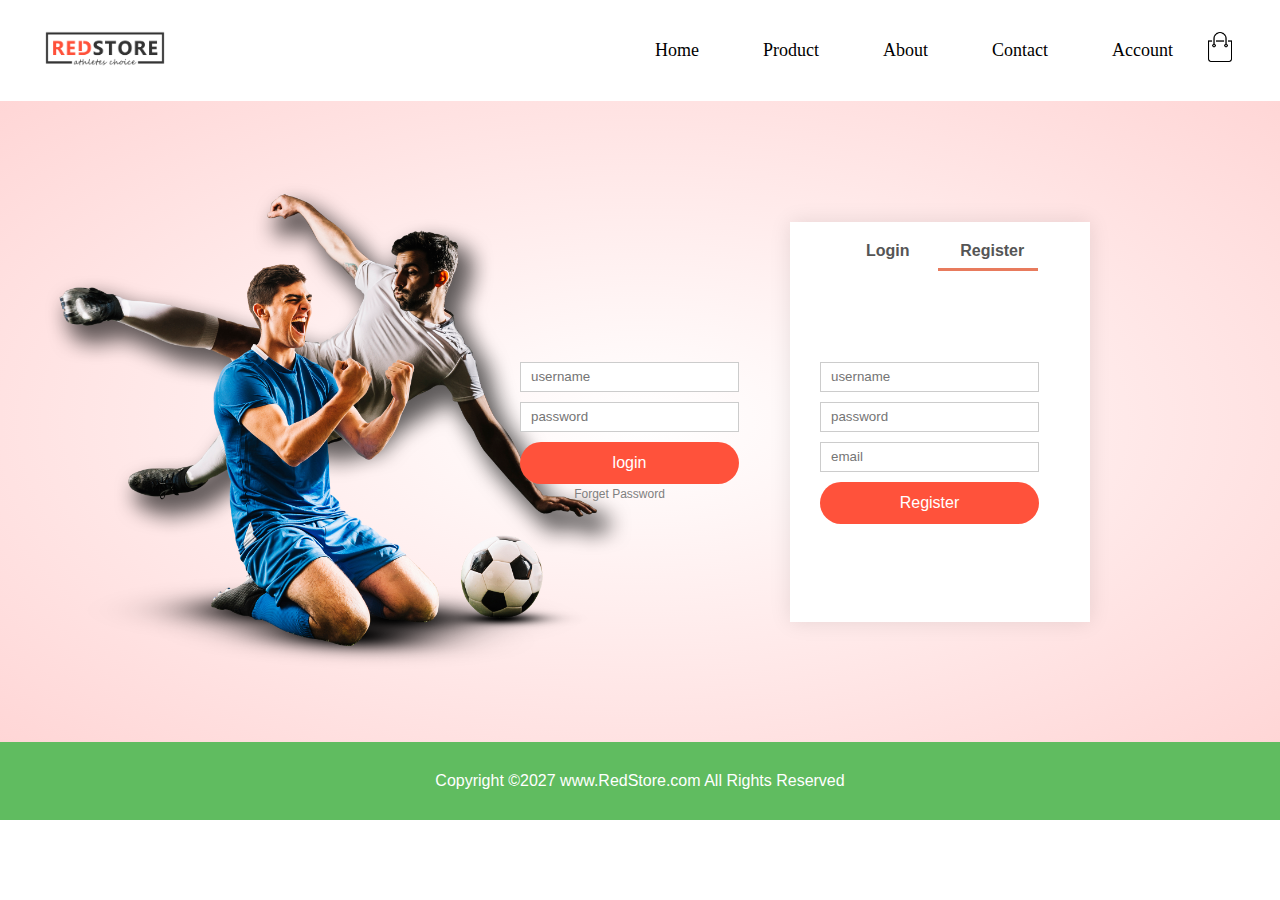
<file: E-commerce website/accont.html>
<!DOCTYPE html>
<html lang="en">

<head>
    <meta charset="UTF-8">
    <meta name="viewport" content="width=device-width,intial -scale=1.0">
    <title>RedStore|Ecommerce website</title>
    <link rel="stylesheet" href="style.css">
    <link rel="stylesheet" href="https://stackpath.bootstrapcdn.com/font-awesome/4.7.0/css/font-awesome.min.css">
    <link rel="stylesheet" href="phone.css">
</head>

<body>
    <header>
        <div class="navbar h-resp-nav">
            <div class="logo v-resp-nav">
                <img src="logo.png" style="width: 120px; cursor: pointer;">
            </div>
            <nav>
                <ul class="nav-list v-resp-nav">
                    <li><a href="index.html">Home</a></li>
                    <li><a href="product.html">Product</a></li>
                    <li><a href="#">About</a></li>
                    <li><a href="#">Contact</a></li>
                    <li><a href="accont.html">Account</a></li>
                    <img src="cart.png" width="30px;" height="30px;">
                </ul>
                <div class="burger">
                    <div class="line"></div>
                    <div class="line"></div>
                    <div class="line"></div>
                </div>
            </nav>
        </div>
    </header>
         <a href="#" class="gotopbtn">
     <i class="fa fa-arrow-up"></i>
</a>
    <div class="account-page">
        <div class="container">
            <div class="row">
                <div class="col-2">
                    <img src="image1.png" width="100%">
                </div>
                <div class="col-2">
                    <div class="form-container">
                        <div class="form-btn">
                            <span onclick="login">login</span>
                            <span onclick="register">Register</span>
                            <hr id="indicator">
                        </div>
                        <form id="loginform">
                            <input type="text" placeholder="username">
                            <input type="password" placeholder="password">
                            <button class="btn" type="submit">login</button>
                            <a href="#">forget password</a>
                        </form>

                        <form id="Registerform">
                            <input type="text" placeholder="username">
                            <input type="password" placeholder="password">
                            <input type="email" placeholder="email">
                            <button class="btn" type="submit">Register</button>
                        </form>
                    </div>
                </div>
            </div>
        </div>
    </div>
    <footer class="background">
        <p class="text-footer">Copyright &copy;2027 www.RedStore.com All Rights Reserved</p>
    </footer>
    <script>
        var loginform = document.getElementById("loginform");
        var Registerform = document.getElementById("Registerform");
        var indicator = document.getElementById("indicator");

        function register() {
            Registerform.style.transform = "translateX(0px)";
            loginform.style.transform = "translateX(0px)";
        }

        function login() {
            Registerform.style.transform = "translateX(300px)";
            loginform.style.transform = "translateX(300px)";
        }
    </script>
</body>

</html>
</file>
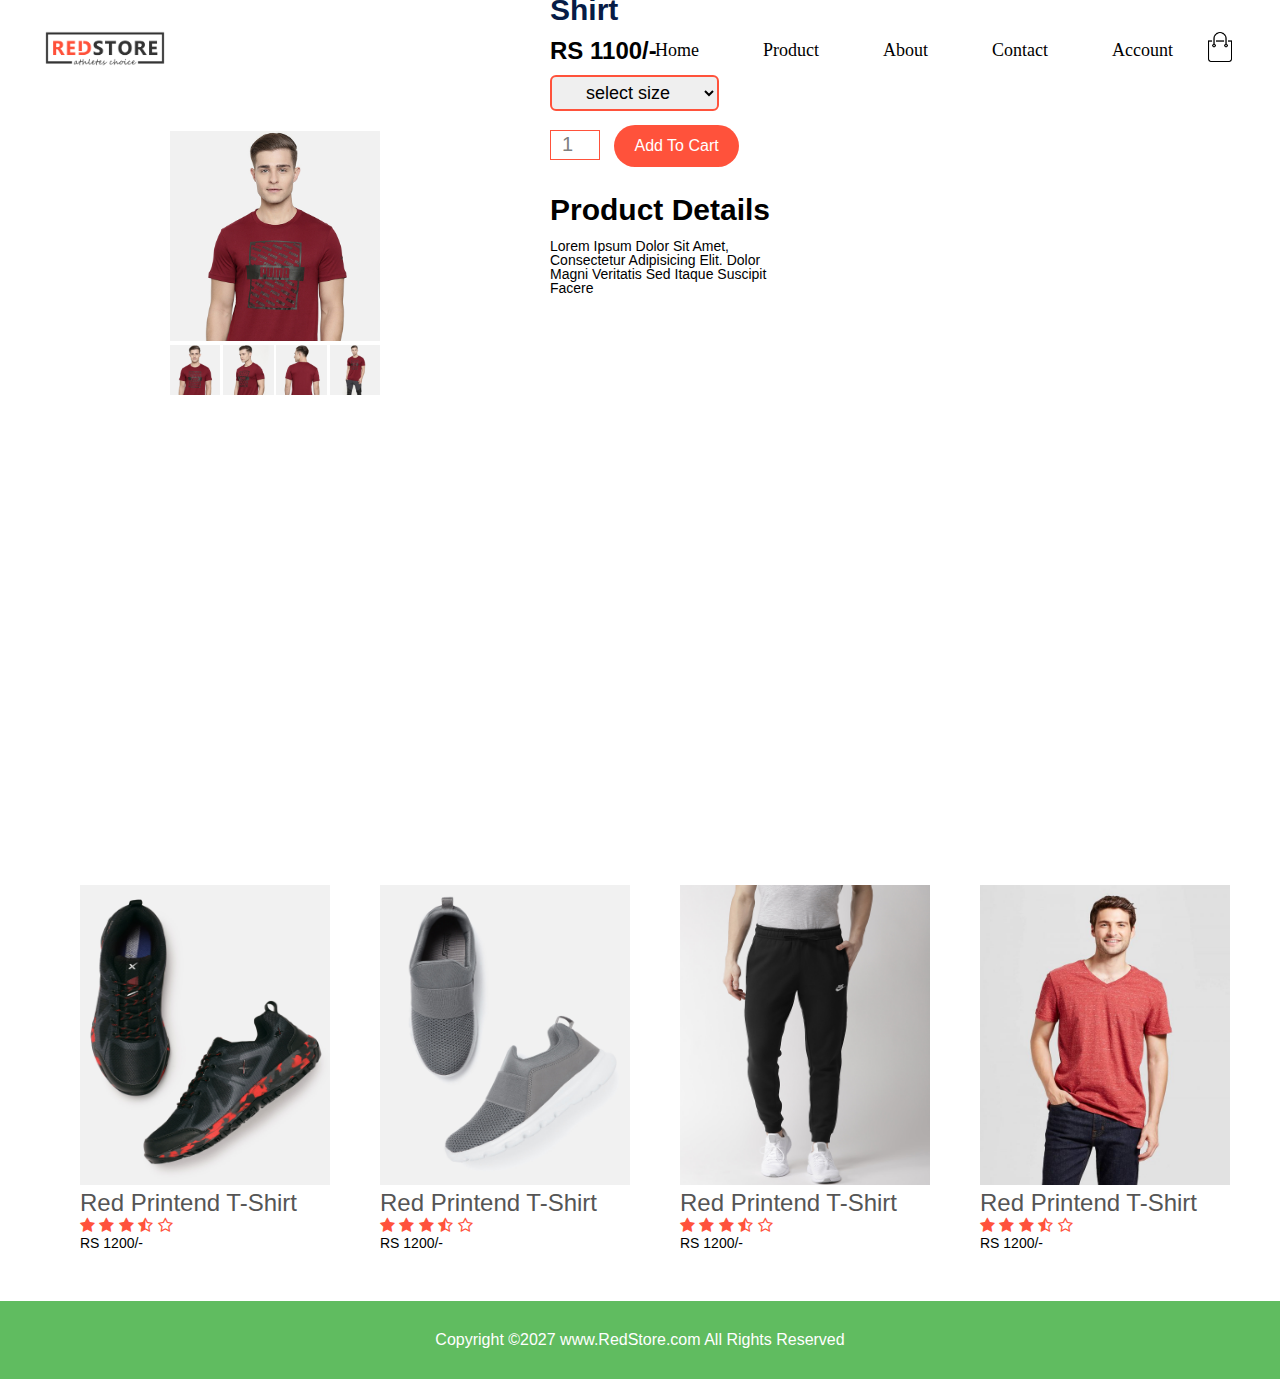
<file: E-commerce website/product detail.html>
<!DOCTYPE html>
<html lang="en">

<head>
    <meta charset="UTF-8">
    <meta name="viewport" content="width=device-width,intial -scale=1.0">
    <title>RedStore|Ecommerce website</title>
    <link rel="stylesheet" href="style.css">
    <link rel="stylesheet" href="https://stackpath.bootstrapcdn.com/font-awesome/4.7.0/css/font-awesome.min.css">
    <link rel="stylesheet" href="phone.css">
</head>

<body>
    <header>
        <div class="navbar h-resp-nav">
            <div class="logo v-resp-nav">
                <img src="logo.png" style="width: 120px; cursor: pointer;">
            </div>
            <nav>
                <ul class="nav-list v-resp-nav">
                    <li><a href="index.html">Home</a></li>
                    <li><a href="product.html">Product</a></li>
                    <li><a href="#">About</a></li>
                    <li><a href="#">Contact</a></li>
                    <li><a href="#">Account</a></li>
                    <img src="cart.png" width="30px;" height="30px;">
                </ul>
                <div class="burger">
                    <div class="line"></div>
                    <div class="line"></div>
                    <div class="line"></div>
                </div>
            </nav>
        </div>
    </header>

    <div class="sm-container single-product">
        <div class="row">
            <div class="col-2">
                <img src="gallery-1.jpg" width="100%">
                <div class="small-row-img" id="product-img">
                    <div class="small-col-img">
                        <img src="gallery-1.jpg" width="100%" class="small-img">
                    </div>
                    <div class="small-col-img">
                        <img src="gallery-2.jpg" width="100%" class="small-img">
                    </div>
                    <div class="small-col-img">
                        <img src="gallery-3.jpg" width="100%" class="small-img">
                    </div>
                    <div class="small-col-img">
                        <img src="gallery-4.jpg" width="100%" class="small-img">
                    </div>

                </div>
            </div>
            <div class="col-3">
                <h3>Home|T-shirt</h3>
                <h4>Red printed t-shirt</h4>
                <p>RS 1100/-</p>
                <select>
                    <option>select size</option>
                    <option>XXL</option>
                    <option>XL</option>
                    <option>large</option>
                    <option>Medium</option>
                    <option>Small</option>
                </select>
                <input type="number" value="1">
                <a href="#" class="btn">add to cart</a>
                <h1>product details</h1>
                <p class="paras-size">Lorem ipsum dolor sit amet, consectetur adipisicing elit. Dolor magni veritatis sed itaque suscipit facere </p>

            </div>
        </div>
    </div>
    <div class="row">
        <div class="col-4">
            <img src="product-10.jpg">
            <h2>Red printend t-shirt</h2>
            <div class="rating">
                <i class="fa fa-star"></i>
                <i class="fa fa-star"></i>
                <i class="fa fa-star"></i>
                <i class="fa fa-star-half-o"></i>
                <i class="fa fa-star-o"></i>
            </div>
            <p>RS 1200/-</p>
        </div>
        <div class="col-4">
            <img src="product-11.jpg">
            <h2>Red printend t-shirt</h2>
            <div class="rating">
                <i class="fa fa-star"></i>
                <i class="fa fa-star"></i>
                <i class="fa fa-star"></i>
                <i class="fa fa-star-half-o"></i>
                <i class="fa fa-star-o"></i>
            </div>
            <p>RS 1200/-</p>
        </div>
        <div class="col-4">
            <img src="product-12.jpg">
            <h2>Red printend t-shirt</h2>
            <div class="rating">
                <i class="fa fa-star"></i>
                <i class="fa fa-star"></i>
                <i class="fa fa-star"></i>
                <i class="fa fa-star-half-o"></i>
                <i class="fa fa-star-o"></i>
            </div>
            <p>RS 1200/-</p>
        </div>
        <div class="col-4">
            <img src="Mens-Standard-Fit-Heathered-Short-Sleeve-V-Neck-T-Shirt01-600x764.jpg">
            <h2>Red printend t-shirt</h2>
            <div class="rating">
                <i class="fa fa-star"></i>
                <i class="fa fa-star"></i>
                <i class="fa fa-star"></i>
                <i class="fa fa-star-half-o"></i>
                <i class="fa fa-star-o"></i>
            </div>
            <p>RS 1200/-</p>
        </div>
    </div>

    <footer class="background">
        <p class="text-footer">Copyright &copy;2027 www.RedStore.com All Rights Reserved</p>
    </footer>
    <script src="responsive.js">
        
    </script>
    <script>
        var  product-img = document.getElementById(' product-img');
        var  small-img = document.getElementsByClassName(' small-img');
        small-img[0].onclick = function() {
            product-img.src = small-img[0].src
        }
        small-img[1].onclick = function() {
            product-img.src = small-img[1].src
        }
        small-img[2].onclick = function() {
            product-img.src = small-img[2].src
        }
        small-img[3].onclick = function() {
            product-img.src = small-img[3].src
        }
        small-img[0].onclick = function() {
            product-img.src = small-img[0].src
        }
        small-img[0].onclick = function() {
            product-img.src = small-img[0].src
        }
    </script>
</body>

</html>
</file>
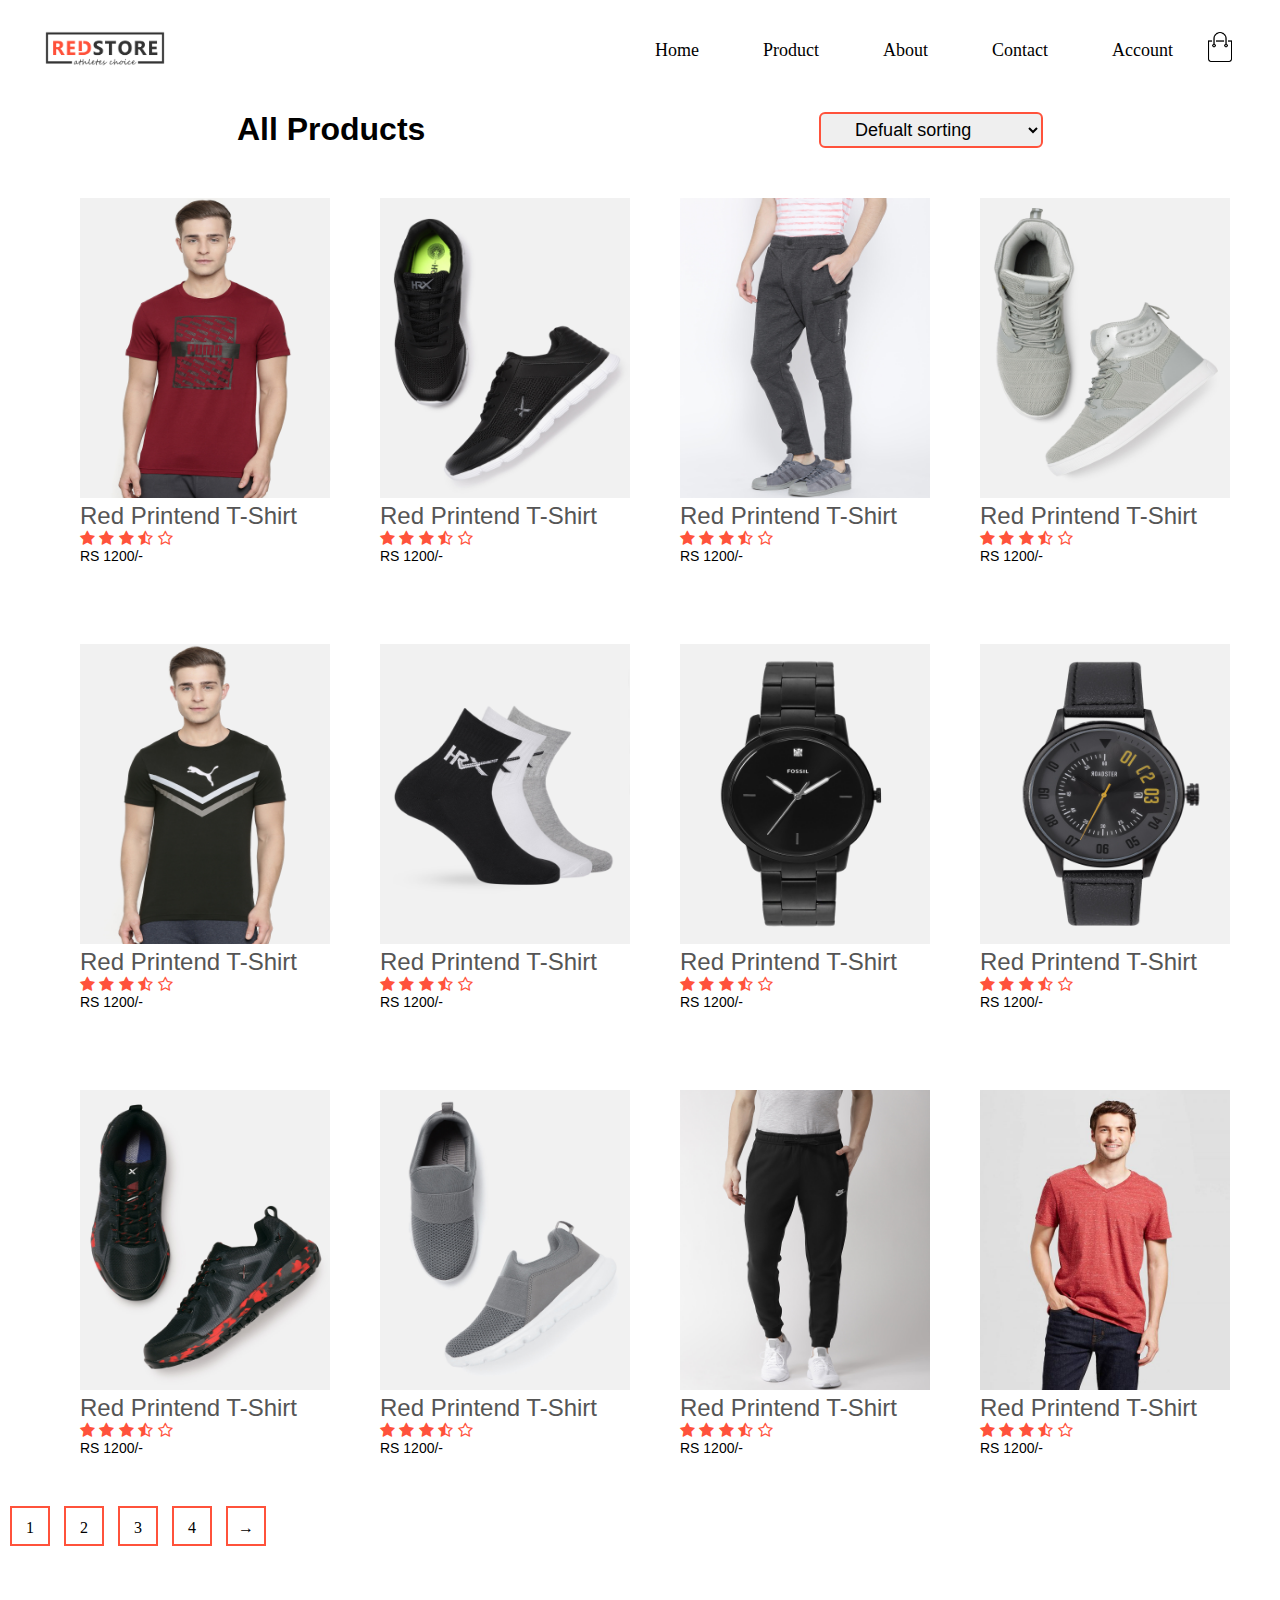
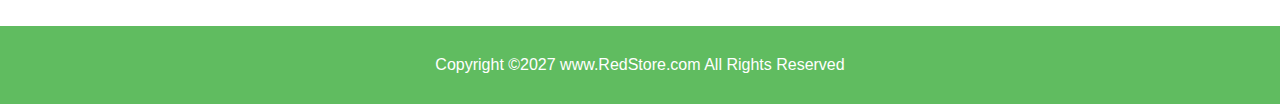
<file: E-commerce website/product.html>
<!DOCTYPE html>
<html lang="en">

<head>
    <meta charset="UTF-8">
    <meta name="viewport" content="width=device-width,intial -scale=1.0">
    <title>RedStore|Ecommerce website</title>
    <link rel="stylesheet" href="style.css">
    <link rel="stylesheet" href="https://stackpath.bootstrapcdn.com/font-awesome/4.7.0/css/font-awesome.min.css">
    <link rel="stylesheet" href="phone.css">
</head>
     <a href="#" class="gotopbtn">
     <i class="fa fa-arrow-up"></i>
</a>
<body>
    <div class="">
        <header>
            <div class="navbar h-resp-nav">
                <div class="logo v-resp-nav">
                    <img src="logo.png" style="width: 120px; cursor: pointer;">
                </div>
                <nav>
                    <ul class="nav-list v-resp-nav">
                        <li><a href="index.html">Home</a></li>
                        <li><a href="product.html">Product</a></li>
                        <li><a href="#">About</a></li>
                        <li><a href="#">Contact</a></li>
                        <li><a href="#">Account</a></li>
                        <img src="cart.png" width="30px;" height="30px;">
                    </ul>
                    <div class="burger">
                        <div class="line"></div>
                        <div class="line"></div>
                        <div class="line"></div>
                    </div>
                </nav>
            </div>
        </header>
       
    </div>
 <div class="row row1">
     <h1>All products</h1>
     <select>
         <option>Defualt sorting</option>
         <option>sort by name</option>
         <option>sort by catagory</option>
         <option>sort by price</option>
         <option>sort by rating</option>
         <option>sort by Popularity</option>
     </select>
 </div>
    <div class="row">
        <div class="col-4">
            <img src="product-1.jpg">
            <h2>Red printend t-shirt</h2>
            <div class="rating">
                <i class="fa fa-star"></i>
                <i class="fa fa-star"></i>
                <i class="fa fa-star"></i>
                <i class="fa fa-star-half-o"></i>
                <i class="fa fa-star-o"></i>
            </div>
            <p>RS 1200/-</p>
        </div>
        <div class="col-4">
            <img src="product-2.jpg">
            <h2>Red printend t-shirt</h2>
            <div class="rating">
                <i class="fa fa-star"></i>
                <i class="fa fa-star"></i>
                <i class="fa fa-star"></i>
                <i class="fa fa-star-half-o"></i>
                <i class="fa fa-star-o"></i>
            </div>
            <p>RS 1200/-</p>
        </div>
        <div class="col-4">
            <img src="product-3.jpg">
            <h2>Red printend t-shirt</h2>
            <div class="rating">
                <i class="fa fa-star"></i>
                <i class="fa fa-star"></i>
                <i class="fa fa-star"></i>
                <i class="fa fa-star-half-o"></i>
                <i class="fa fa-star-o"></i>
            </div>
            <p>RS 1200/-</p>
        </div>
        <div class="col-4">
            <img src="product-5.jpg">
            <h2>Red printend t-shirt</h2>
            <div class="rating">
                <i class="fa fa-star"></i>
                <i class="fa fa-star"></i>
                <i class="fa fa-star"></i>
                <i class="fa fa-star-half-o"></i>
                <i class="fa fa-star-o"></i>
            </div>
            <p>RS 1200/-</p>
        </div>
        <div class="col-4">
            <img src="product-6.jpg">
            <h2>Red printend t-shirt</h2>
            <div class="rating">
                <i class="fa fa-star"></i>
                <i class="fa fa-star"></i>
                <i class="fa fa-star"></i>
                <i class="fa fa-star-half-o"></i>
                <i class="fa fa-star-o"></i>
            </div>
            <p>RS 1200/-</p>
        </div>
        <div class="col-4">
            <img src="product-7.jpg">
            <h2>Red printend t-shirt</h2>
            <div class="rating">
                <i class="fa fa-star"></i>
                <i class="fa fa-star"></i>
                <i class="fa fa-star"></i>
                <i class="fa fa-star-half-o"></i>
                <i class="fa fa-star-o"></i>
            </div>
            <p>RS 1200/-</p>
        </div>
        <div class="col-4">
            <img src="product-8.jpg">
            <h2>Red printend t-shirt</h2>
            <div class="rating">
                <i class="fa fa-star"></i>
                <i class="fa fa-star"></i>
                <i class="fa fa-star"></i>
                <i class="fa fa-star-half-o"></i>
                <i class="fa fa-star-o"></i>
            </div>
            <p>RS 1200/-</p>
        </div>
        <div class="col-4">
            <img src="product-9.jpg">
            <h2>Red printend t-shirt</h2>
            <div class="rating">
                <i class="fa fa-star"></i>
                <i class="fa fa-star"></i>
                <i class="fa fa-star"></i>
                <i class="fa fa-star-half-o"></i>
                <i class="fa fa-star-o"></i>
            </div>
            <p>RS 1200/-</p>
        </div>
        <div class="col-4">
            <img src="product-10.jpg">
            <h2>Red printend t-shirt</h2>
            <div class="rating">
                <i class="fa fa-star"></i>
                <i class="fa fa-star"></i>
                <i class="fa fa-star"></i>
                <i class="fa fa-star-half-o"></i>
                <i class="fa fa-star-o"></i>
            </div>
            <p>RS 1200/-</p>
        </div>
        <div class="col-4">
            <img src="product-11.jpg">
            <h2>Red printend t-shirt</h2>
            <div class="rating">
                <i class="fa fa-star"></i>
                <i class="fa fa-star"></i>
                <i class="fa fa-star"></i>
                <i class="fa fa-star-half-o"></i>
                <i class="fa fa-star-o"></i>
            </div>
            <p>RS 1200/-</p>
        </div>
        <div class="col-4">
            <img src="product-12.jpg">
            <h2>Red printend t-shirt</h2>
            <div class="rating">
                <i class="fa fa-star"></i>
                <i class="fa fa-star"></i>
                <i class="fa fa-star"></i>
                <i class="fa fa-star-half-o"></i>
                <i class="fa fa-star-o"></i>
            </div>
            <p>RS 1200/-</p>
        </div>
        <div class="col-4">
            <img src="Mens-Standard-Fit-Heathered-Short-Sleeve-V-Neck-T-Shirt01-600x764.jpg">
            <h2>Red printend t-shirt</h2>
            <div class="rating">
                <i class="fa fa-star"></i>
                <i class="fa fa-star"></i>
                <i class="fa fa-star"></i>
                <i class="fa fa-star-half-o"></i>
                <i class="fa fa-star-o"></i>
            </div>
            <p>RS 1200/-</p>
        </div>
    </div>
    <div class="page-btn">
        <span>1</span>
        <span>2</span>
        <span>3</span>
        <span>4</span>
        <span> &#8594;</span>
    </div>

   <footer class="background">
        <p class="text-footer">Copyright &copy;2027 www.RedStore.com All Rights Reserved</p>
    </footer>
    <script src="responsive.js"></script>
</body>

</html>
</file>
<file: E-commerce website/style.css>
* {
    padding: 0px;
    margin: 0px;
    box-sizing: border-box;
}
html{
    scroll-behavior: smooth;
}
header {
    max-width: 1300px;
    margin: auto;
    padding-left: 25px;
    padding-right: 25px;
}

.navbar {
    display: flex;
    align-items: center;
    padding: 20px;
    justify-content: space-between;
}

.nav-list {
    display: flex;
    text-align: right;

}

.nav-list img {
    display: flex;
    justify-content: center;
    align-items: center;
    margin: 12px 0px;
}

nav ul {
    display: inline-block;
    list-style: none;
}

nav ul li {
    display: inline-block;
    padding: 20px;
}

nav ul li a {
    text-decoration: none;
    color: black;
    font-size: 18px;
    padding: 12px 12px;
}

nav ul li a:hover {
    color: gray;
}
.gotopbtn {
    position: fixed;
    display: block;
    top: 600px;
    left: 1290px;
    text-align: center;
    background: #6c5ce7;
    width:50px;
    height: 50px;
    border-radius: 50%;
    color:white;
    font-size: 32px;
    transition: all 0.5s;
}

.row {
    display: flex;
    flex-wrap: wrap;
    justify-content: space-around;
    align-items: center;
    margin: 10px 40px;
    text-transform: capitalize;
    font-family: sans-serif;
}

.colo-2 {
    flex-basis: 50%;
    min-width: 300px;
}

.colo-2 img {
    max-width: 90%;
    margin: 50px 0px;
}

.colo-2 h1 {
    font-size: 50px;
    margin: 5px;
}

.colo-2 p {
    margin: 5px;
}

.btn {
    display: inline-block;
    background: #ff523b;
    color: white;
    font-size: 16px;
    cursor: pointer;
    text-decoration: none;
    padding: 12px 20px;
    border-radius: 30px;
    margin: 14px 0px;
    transition: background 0.6s;
}

.btn:hover {
    background: gray;
}

.header {
    background: radial-gradient(#fff, #ffd6d6);
}

.header.row {
    margin-top: 70px;
}

.burger {
    position: absolute;
    display: none;
    right: 5%;
    top: 15px;

}

.line {
    width: 33px;
    height: 4px;
    background-color: black;
    margin: 4px 3px;

}

.catagories {
    margin: 70px 0px;
}

.col-3 {
    flex-basis: 30%;
    min-width: 250px;
    margin-bottom: 30px;
}

.col-3 img {
    width: 89%;
}

.title {
    text-align: center;
    font-size: 40px;
    text-transform: capitalize;
    margin: 20px 0px;
    color: #474442;
}

.title::after {
    content: '';
    background: #ec9163;
    width: 80px;
    height: 5px;
    position: absolute;
    border-radius: 20px;
    /*    top: 0px;*/
    margin-top: 50px;
    left: 50%;
    transform: translateX(-50%);
}

.col-4 {
    flex-basis: 25%;
    min-width: 250px;
    margin: auto;
    padding: 40px;
    cursor: pointer;
    transition: transform 0.5s;
}

.col-4 img {
    width: 250px;
    height: 300px;
}

.col-4:hover {
    transform: translateY(-30px);
}

.col-4 h2 {
    font-weight: normal;
    color: #555;
}

.col-4 p {
    font-size: 14px;
}

.rating {
    color: #ff523b;
}

.sm-container {
    width: 1340px;
    margin: auto;
    padding-left: 25px;
    padding-right: 25px;
    display: flex;
}

.offer {
    background: radial-gradient(#fff, #ffd6d6)
}

.col-2s {
    width: 50%;
    position: relative;

}

.col-2s h1 {
    font-size: 27px;
    margin: 12px 0px;
    font-weight: 900;
}

.offer-img {
    padding: 50px;
    width: 550px;
    height: 600px;
}

small {
    color: #555;
    margin: 0px 40px;
}

.testnomial {
    padding: 100px;
}

.testnomial .col-3 {
    text-align: center;
    padding: 20px 40px;
    box-shadow: 0 0 20px 0px black;
    cursor: pointer;
    transition: transform 0.5s;
}

.testnomial .col-3:hover {
    transform: translateY(-10px);
}

.testnomial .col-3 img {
    border-radius: 50%;
    width: 50px;
    margin: 16px 0px;
    transform: translateY(-15px);
}

.testnomial .col-3 p {
    font-size: 14px;
    margin: 24px 0px;
    color: #777;
}

.testnomial .col-3 h1 {
    font-size: 16px;
    font-weight: 600;
    color: #555;
}

.fa-quote-left {
    font-size: 34px;
    color: #ff523b;
}

.brands {
    margin: 120px auto;
}

.col-5 {
    width: 160px;
}

.col-5 img {
    width: 100%;
    cursor: pointer;
    filter: grayscale(100%);
}

.col-5 img:hover {
    filter: grayscale(0);
}

.text-footer {
    display: flex;
    background-color: #60bc60;
    color: white;
    justify-content: center;
    padding: 30px 0px;
    text-align: center;
    font-family: 'Segoe UI', Tahoma, Geneva, Verdena, sans-serif;
}

.row1 {
    justify-content: space-around;
    margin-bottom: 30px auto 50px;
}

select {
    padding: 5px 30px;
    border: 2px solid #ff523b;
    border-radius: 6px;
    font-size: 18px;
}

select:focus {
    outline: nonoe;
}

.page-btn {
    margin: 0px auto 80px;
}

.page-btn span {
    display: inline-block;
    width: 40px;
    height: 40px;
    margin-left: 10px;
    line-height: 40px;
    text-align: center;
    border: 2px solid #ff523b;
    cursor: pointer;
}

.page-btn span:hover {
    background: #ff523b;
    color: white;
}

.single-product {
    margin: 20px 0px;
    width: 550px;

}

.single-product .col-2 {}

.single-product .col-3 {
    margin: 20px 10px;
    display: block;
    position: relative;
    bottom: 500px;
    left: 400px;

}

.single-product .col-2 img {
    padding: 0px;
}

.single-product h3 {
    font-size: 24px;
    font-weight: bold;
}

.single-product .col-3 h4 {
    font-size: 30px;
    font-weight: bold;
    margin-top: 12px;
    color: #061c46;
}

.single-product .col-3 h1 {
    font-size: 30px;
    font-weight: bold;
    margin-top: 12px;
  display: inline-block;
}

.single-product .col-3 p {
    font-size: 24px;
    font-weight: 700;
    margin-top: 12px;
    line-height: 1em;

}

.single-product .col-3 select {
    display: block;
    margin-top: 12px;

}

.single-product .col-3 select:focus {
    outline: none;
}

.single-product .col-3 input {
    width: 50px;
    height: 30px;
    font-size: 20px;
    margin-right: 10px;
    text-align: center;
    margin-top: 6px;
    color: gray;
    border: 1px solid #ff523b;
}

.single-product .col-3 .paras-size {
    font-size: 14px;
    font-weight: 500;
    margin-top: 12px;
    font-family: sans-serif;
}


.small-row-img {
    display: flex;
    justify-content: space-between;
}

.small-col-img {
    flex-basis: 24%;
    cursor: pointer;
}
.account-page{
    padding: 50px 0px;
     background: radial-gradient(#fff, #ffd6d6)
}
.container{
 width: 100%; 
    display: inline-block;
}
.col-2{
 flex-basis: 50%;  
}
.form-container{
    background: white;
    width: 300px;
    height: 400px;
    padding: 20px 0px;
    margin: auto;
    position: relative;
    text-align: center;
    box-shadow: 0 0 20px 0 rgba(0,0,0,0.1);
}
.form-container span{
    font-weight: bold;
    display: inline-block;
    padding: 0px 10px;
    color: #555;
    cursor: pointer;
    width: 100px;
}
.form-btn{
    display: inline-block;
}
.form-container form {
    position: absolute;
    top: 130px;
    padding: 0px 20px;
    max-width: 300px;
}
form input{
    display: block;
    width: 100%;
    height: 30px;
    padding: 0px 10px;
    margin: 10px 10px;
    border: 1px solid #ccc;
    
}
form .btn{
    cursor: pointer;
    width: 100%;
    border: none;
    margin: 0px 10px;
}
form  .btn:focus{
    outline: none;
}
#loginform{
    left: -300px;
}
#Registerform{
left: 0px;
}
form a{
    text-decoration: none;
    color: gray;
    font-size: 12px;
}
#indicator{
    width: 100px;
    background: #e87b5d;
    border: none;
    height: 3px;
    margin-top: 8px;
    transform: translateX(100px);
}
</file>
<file: E-commerce website/phone.css>
@media screen and (max-width:1100px){
    .navbar {
        flex-direction: column;
    }
    .nav-list{
        flex-direction: column;
    } 
    .nav-list img{
       display: none;
    }
    .burger{
        display: block;
    }
    .v-resp-nav{
        opacity: 0;
    }
    .v-resp-nav{
      height: 120px;
    }
    .row{
        flex-direction: column;
        text-align: center;
    }
}
@media screen and (max-width:600px){
    body {
        width: 100%;
    }
}
</file>
<file: Pricing-card-table-master/style.css>
@import url("https://fonts.googleapis.com/css?family=Open+Sans:400,700&display=swap");

* {
  margin: 0;
  padding: 0;
  box-sizing: border-box;
}

html {
  font-size: 16px;
}
body {
  background: #f5f6f7;
  display: flex;
  justify-content: center;
  align-items: center;
  flex-direction: column;
  height: 100vh;
  line-height: 1.8;
  font-family: "Open Sans", sans-serif;
}
main {
  display: flex;
  justify-content: center;
  align-items: center;
  flex-wrap: wrap;
}
.card-basic,
.card-standard,
.card-premium {
  margin: 0 2rem 1rem 0;
  padding: 0 0 0.5rem 0;
  width: 15rem;
  background: #fff;
  color: #444;
  text-align: center;
  border-radius: 1rem;
  box-shadow: 0.5rem 0.5rem 1rem rgba(51, 51, 51, 0.2);
  overflow: hidden;
  transition: all 0.1ms ease-in-out;
}
.card-basic:hover,
.card-standard:hover,
.card-premium:hover {
  transform: scale(1.02);
}
.card-header {
  height: 5rem;
  text-transform: uppercase;
  font-weight: 700;
  font-size: 0.8rem;
  padding: 1rem 0;
  color: #fff;
  clip-path: polygon(0 0, 100% 0%, 100% 85%, 0% 100%);
}
.header-basic,
.btn-basic {
  background: linear-gradient(135deg, rgb(0, 119, 238), #06c766);
}
.header-standard,
.btn-standard {
  background: linear-gradient(135deg, #b202c9, #cf087c);
}
.header-premium,
.btn-premium {
  background: linear-gradient(135deg, #eea300, #ee5700);
}
.card-body {
  padding: 0.5rem 0;
}
.card-body h2 {
  font-size: 2rem;
  font-weight: 700;
}
.card-element-container {
  color: #444;
  list-style: none;
}
.btn {
  margin: 0.5rem 0;
  padding: 0.7rem 1rem;
  outline: none;
  border-radius: 1rem;
  font-weight: 700;
  color: #fff;
  border: none;
  cursor: pointer;
  transition: all 0.1ms ease-in-out;
}
.btn:hover {
  transform: scale(0.95);
}
.btn:active {
  transform: scale(1);
}
.card-element-hidden {
  display: none;
}
</file>
<file: Project 10/style.css>
* {
    padding: 0px;
    margin: 0px;
}

html {
    scroll-behavior: smooth;
}

body{
    width: auto;
}

.logo {

    display: flex;
    justify-content: center;
    align-items: center;
}

.logo img {
    width: 50%;
    /*   border: 2px solid white;*/
    border-radius: 20px;
}

.navbar {
    display: flex;
    position: sticky;
    justify-content: center;
    align-items: center;
    cursor: pointer;
    top: 0px;
     transition: all 0.8s ease-out;
   
}

.nav-list {
    width: 100%;
    /*    background:black;*/
    display: flex;
    justify-content: center;
}

.nav-list li {
    list-style: none;
    padding: 20px 30px;

}

.nav-list li a {
    text-decoration: none;
    color: white;
    font-size: 16px;
    font-family: 'Ubanto', sans-serif;
}

.nav-list li a:hover {
    color: gray;
}

.rightnav {

    width: 70%;
    /*    background: green;*/
    text-align: right;
    padding: 7px 0px;
}

#search {
    padding: 7px;
    font-size: 12px;
    border: 2px solid gray;
    border-radius: 20px;
}

.background {
    background: rgba(0, 0, 0, 0.7) url(library-869061_1920.jpg);
    background-repeat: no-repeat;
    background-size: cover;
    background-blend-mode: darken;
}

.firstsection {
    height: 100vh;
    background-repeat: no-repeat;
}

.main-box {
    display: flex;
    justify-content: center;
    align-items: center;
    color: white;
    font-family: 'Segoe UI', Tahoma, Geneva, Verdena, sans-serif;
    margin: auto;
    max-width: 50%;
    height: 80%;
}

.firsthalf {
    width: 65%;
    display: flex;
    justify-content: center;
    flex-direction: column;
}

.secondhalf {
    width: 30%;
}

.secondhalf img {
    width: 100%;
    border: 4px solid white;
    padding: 4px 0px;
    border-radius: 150px;
    display: block;
    margin: auto;
}

.small-text {
    font-size: 25px;
}

.big-text {
    font-size: 18px;
}

.btn {
    padding: 8px 18px;
    margin: 8px 3px;
    border-radius: 8px;
    background: none;
    color: white;
    border: 2px solid white;
    font-size: 16px;
    cursor: pointer;
}
.btn-sm {
    padding: 4px 8px;
}

.btn-dark {
    border: 2px solid grey;
    color: black;
     margin-left: 500px;
}

.btn:hover {
    color: white;
    background: black;
}

.section {
    display: flex;
    justify-content: center;
    align-items: center;
    margin: auto;
/*    height: 600px;*/
    max-width: 80%;
    background: rgba( 189, 179, 223, 0.424 );
}

.section-left {
    flex-direction: row-reverse;
}

.thumbnail img {
    width: 300px;
    height: 350px;
    background-size: cover;
    margin: 10px 30px;
    border: 2p solid white;
    border-radius: 50px;
}

.paras {
    margin: 10px 10px;
}

.sectionTag {
    font-size: 28px;
    font-weight: 800;
    margin: 10px auto;
}

.sectionSubTag {
    font-size: 16px;
    font-family: 'Segoe UI', Tahoma, Geneva, Verdena, sans-serif;
}

.contact {
    background: #f6f5f4;
    height: 830px;
    padding: 20px auto;
    font-family:'Ubanto', sans-serif;
}

.text-ad {
    text-align: center;
    font-size: 35px;
}

.form {
    max-width: 500px;
    margin: 25px auto;
}

.form input {
    width: 100%;
    border: 2px solid gray;
    margin: 20px 0px;
    padding: 5px 3px;
    font-size: 19px;
    font-family: 'Segoe UI', Tahoma, Geneva, Verdena, sans-serif;
    border-radius: 8px;
}

.form textarea {
    border: 2px solid gray;
    font-size: 17px;
    font-family: 'Segoe UI', Tahoma, Geneva, Verdena, sans-serif;
    padding: 6px 3px;
    border-radius: 8px;
}
.text-footer{
    display: flex;
    color: white;
    justify-content: center;
    padding: 30px 0px;
    text-align: center;
    font-family: 'Segoe UI', Tahoma, Geneva, Verdena, sans-serif;
}
.burger{
    position: absolute;
    display: none;
    right: 5%;
    top: 15px;
   
}
.line{
    width:33px;
    height: 4px;
    background-color: white;
    margin: 4px 3px;
   
}

.gotopbtn {
    position: fixed;
    display: block;
    top: 600px;
    left: 1290px;
    text-align: center;
    background: #6c5ce7;
    width: 50px;
    height: 50px;
    border-radius: 50%;
    color: white;
    font-size: 32px;
    transition: all 0.5s;
}
</file>
<file: Project 10/phone.css>
@media screen and (max-width:1341px){
    .nav-list{
        flex-direction: column;
    }
    .navbar{
        flex-direction: column;
        text-align: center;
        justify-content: center;
        align-items: center;
    }
    
    .logo{
        width: 20%;
        text-align: center;
        display: block;
        top: 0px;
        left: 2000px;
    }
}
</file>
<file: Resume/style.css>
* {
    padding: 0px;
    margin: 0px;
    font-family: "Poppins", Arial, sans-serif;
}

html {
    scroll-behavior: smooth;
}

.banner {
    background-image: linear-gradient(to right, #E1E5E8, #FFFFFF);
    height: 90vh;
}

header {
    display: flex;
    width: 100%;
    background: white;
    margin: 12px 0px;
    text-transform: capitalize;
}

.logo {
    display: inline-block;
}

.logo img {
    width: 150px;
    height: 50px;
}

.navbar {
    display: inline-block;
    margin: 0px 120px;
}

.nav-list {
    display: flex;
    justify-content: space-around;
    list-style: none;
    text-align: right;
}

.nav-list li {
    margin: 12px 12px;
    color: black;
}

.nav-list li a {
    text-decoration: none;
    color: black;
    font-size: 18px;
    font-weight: 400;
    padding: 18px 8px;
}

.nav-list li a:hover {
    color: #4834d4;
    text-decoration: underline;
}

.btn {
    cursor: pointer;
    color: white;
    display: inline-block;
    border: none;
    text-transform: capitalize;
}

.btn-sm {
    background-image: linear-gradient(to bottom right, red, yellow);
    padding: 14px 24px;
    font-size: 14px;
    border-radius: 4px;
    transition: 0.5s linear;
}

.btn-sm:hover {
    transform: translateX(-15deg);
    box-shadow: 15px 0px 15px #f6e58d;
}

.intro {
    display: flex;
    justify-content: center;
    text-transform: capitalize;
}

.introbx {
    display: block;
    position: relative;
    top: 200px;
}

.introbx h1 span {
    font-size: 20px;
    color: #4834d4;
    font-weight: 600;
    line-height: 1.5em;
    text-align: center;
}

.introbx p {
    font-size: 60px;
    color: black;
    font-weight: 800;
    line-height: 1em;
    letter-spacing: 0.2rem;
}

.introbx h2 {
    font-size: 20px;
    color: black;
    font-weight: 800;
    line-height: 1em;
    letter-spacing: 0.1rem;
}

.introbx h2 span {
    font-size: 40px;
    color: #4834d4;
    font-weight: 700;
    line-height: 1em;
    letter-spacing: 0.1rem;
}

.about {
    width: 100%;
    display: flex;
    justify-content: space-between;
    text-transform: capitalize;
}

.aboutbx {
    flex-basis: 50%;
    margin: 20px 0px;

}

.aboutbx img {
    width: 500px;
    height: 600px;
    background-size: cover;
}

.info {
    display: inline-block;
    list-style: none;
    margin: 20px 0px;
}

.info li span {
    margin: 20px 0px;
}

.info span {
    font-size: 20px;
    color: black;
    font-weight: 700;
    margin: 0px 20px;
    display: inline-block;
}

.info span2 {
    font-size: 18px;
    color: gray;
    font-weight: 600;
    margin: 0px 90px;
    display: inline-block;
}

.project {
    text-transform: capitalize;
    margin: 20px 12px;
    display: inline-block;
}

.project span {
    color: #4834d4;
}

.btn-sn {
    color: white;
    background-image: linear-gradient(to bottom right, red, #30336b);
    padding: 16px 24px;
    font-size: 16px;
    margin: 20px 12px;
    transition: 0.5s linear;
}

.btn-sn:hover {
    transform: translateX(20deg);
    box-shadow: 20px 0px 20px #130f40;
}

.row {
    display: flex;
    flex-wrap: wrap;
    justify-content: space-around;
    align-items: center;
    margin: 10px 40px;
    text-transform: capitalize;
    font-family: sans-serif;
}

.brands {
    margin: 120px auto;
}

.col-5 {
    width: 160px;
}

.col-5 img {
    width: 100%;
    cursor: pointer;
    filter: grayscale(100%);
}

.col-5 img:hover {
    filter: grayscale(0);
}

.content {
    display: flex;
    justify-content: center;
    flex-wrap: wrap;
}

.contentbx {
    color: white;
    background: #222;
    max-width: 340px;
    margin: 30px;
    padding: 40px 20px;
    transition: 0.5s;
    text-align: center;
    transition: transform 0.5s;
}

.contentbx:hover {
    background: #5d86ee;
    transform: scale(0.89);
}

.contentbx h1 {
    font-size: 20px;
    font-weight: 600;
}

.contentbx img {
    max-width: 80px;
    filter: invert(1);
}

.heading {
    text-align: center;
    font-weight: 600;
    text-transform: capitalize;

}

.heading h1 {
    text-align: center;
    font-weight: 900;
    color: black;
    font-size: 26px;

}

.heading p {
    text-align: center;
    font-weight: 600;
    color: gray;
    font-size: 18px;

}

.col-4 {
    max-width: 340px;
    margin: 30px;
    padding: 40px 20px;
    cursor: pointer;
}

.col-4 img {
    width: 450px;
    height: 500px;
}

.gotopbtn .fa {
    position: fixed;
    display: block;
    top: 600px;
    left: 1290px;
    width: 50px;
    height: 50px;
    transition: all 0.5s;
}

.fa {
    color: rgba( 217, 217, 221, 0.133 );
    border-radius: 50%;
    font-size: 32px;
    text-align: center;
    background:rgba( 25, 25, 204, 0.586 );
}
</file>
